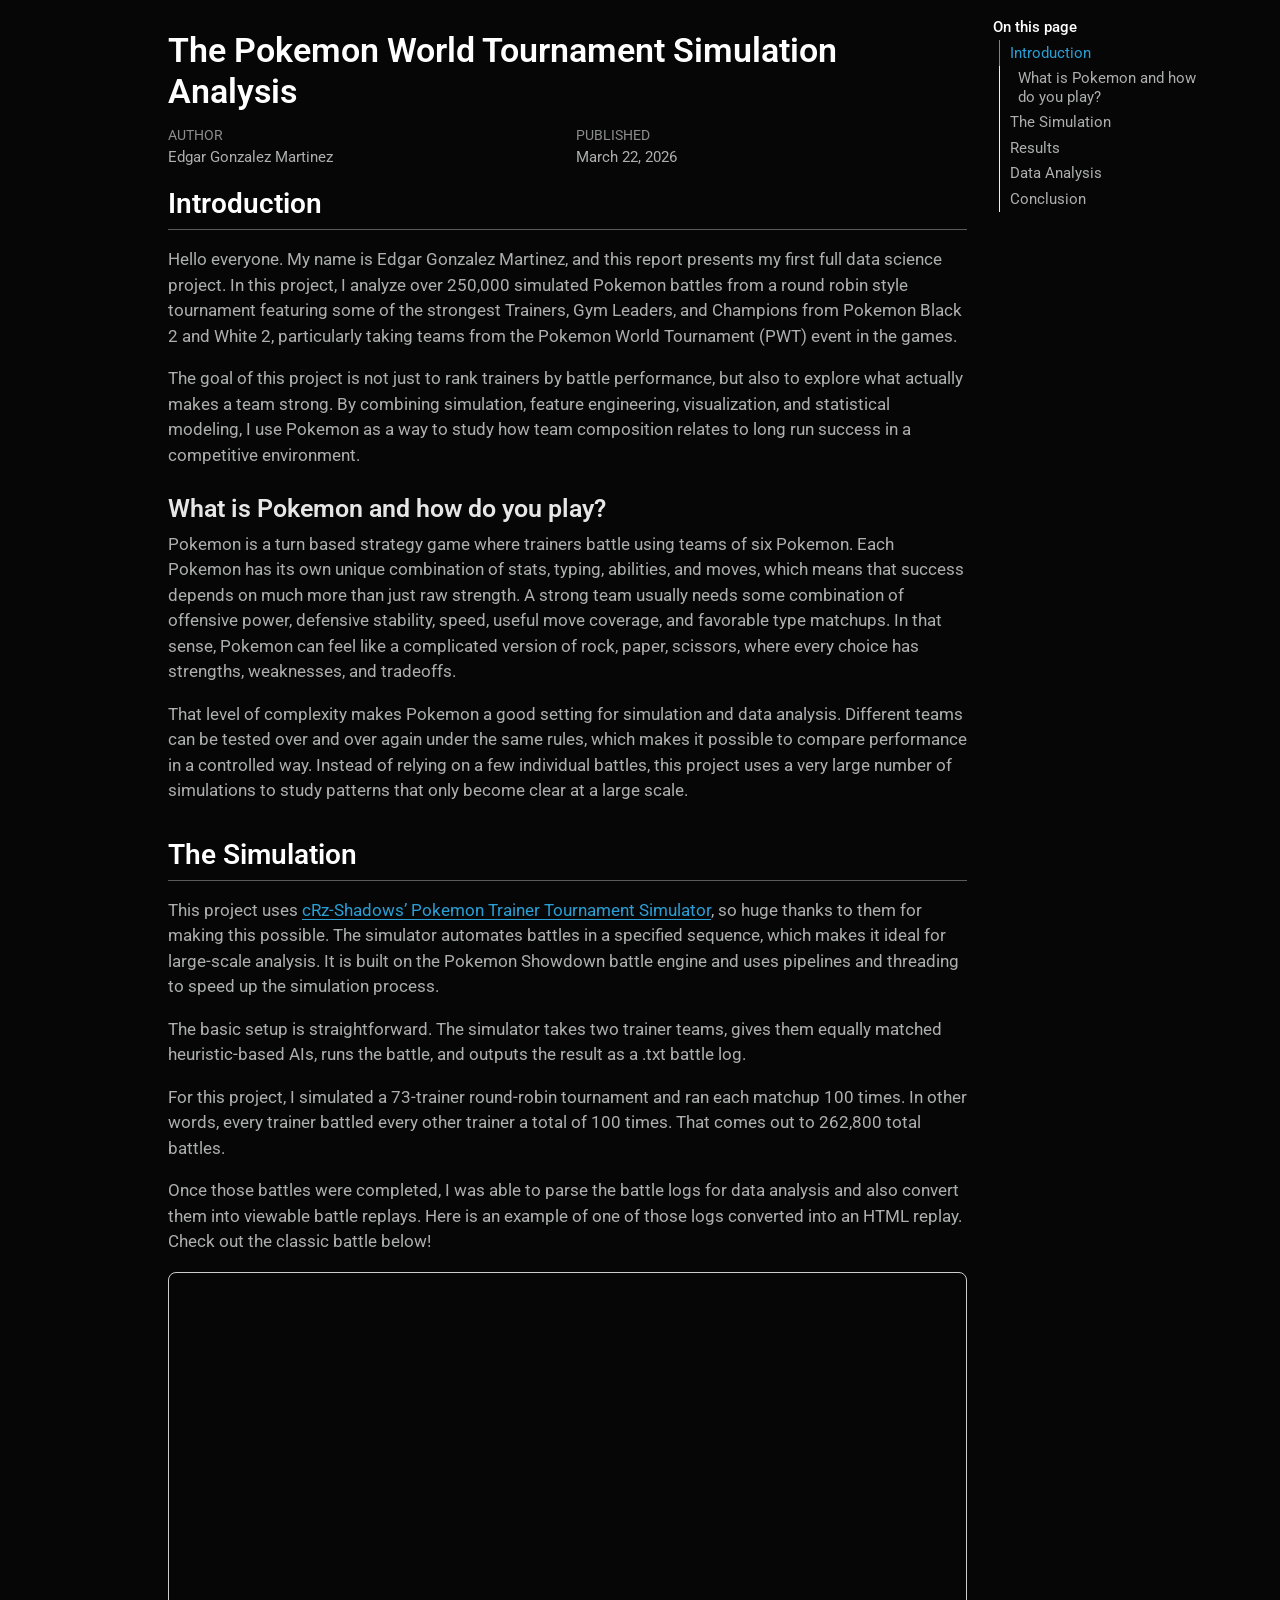
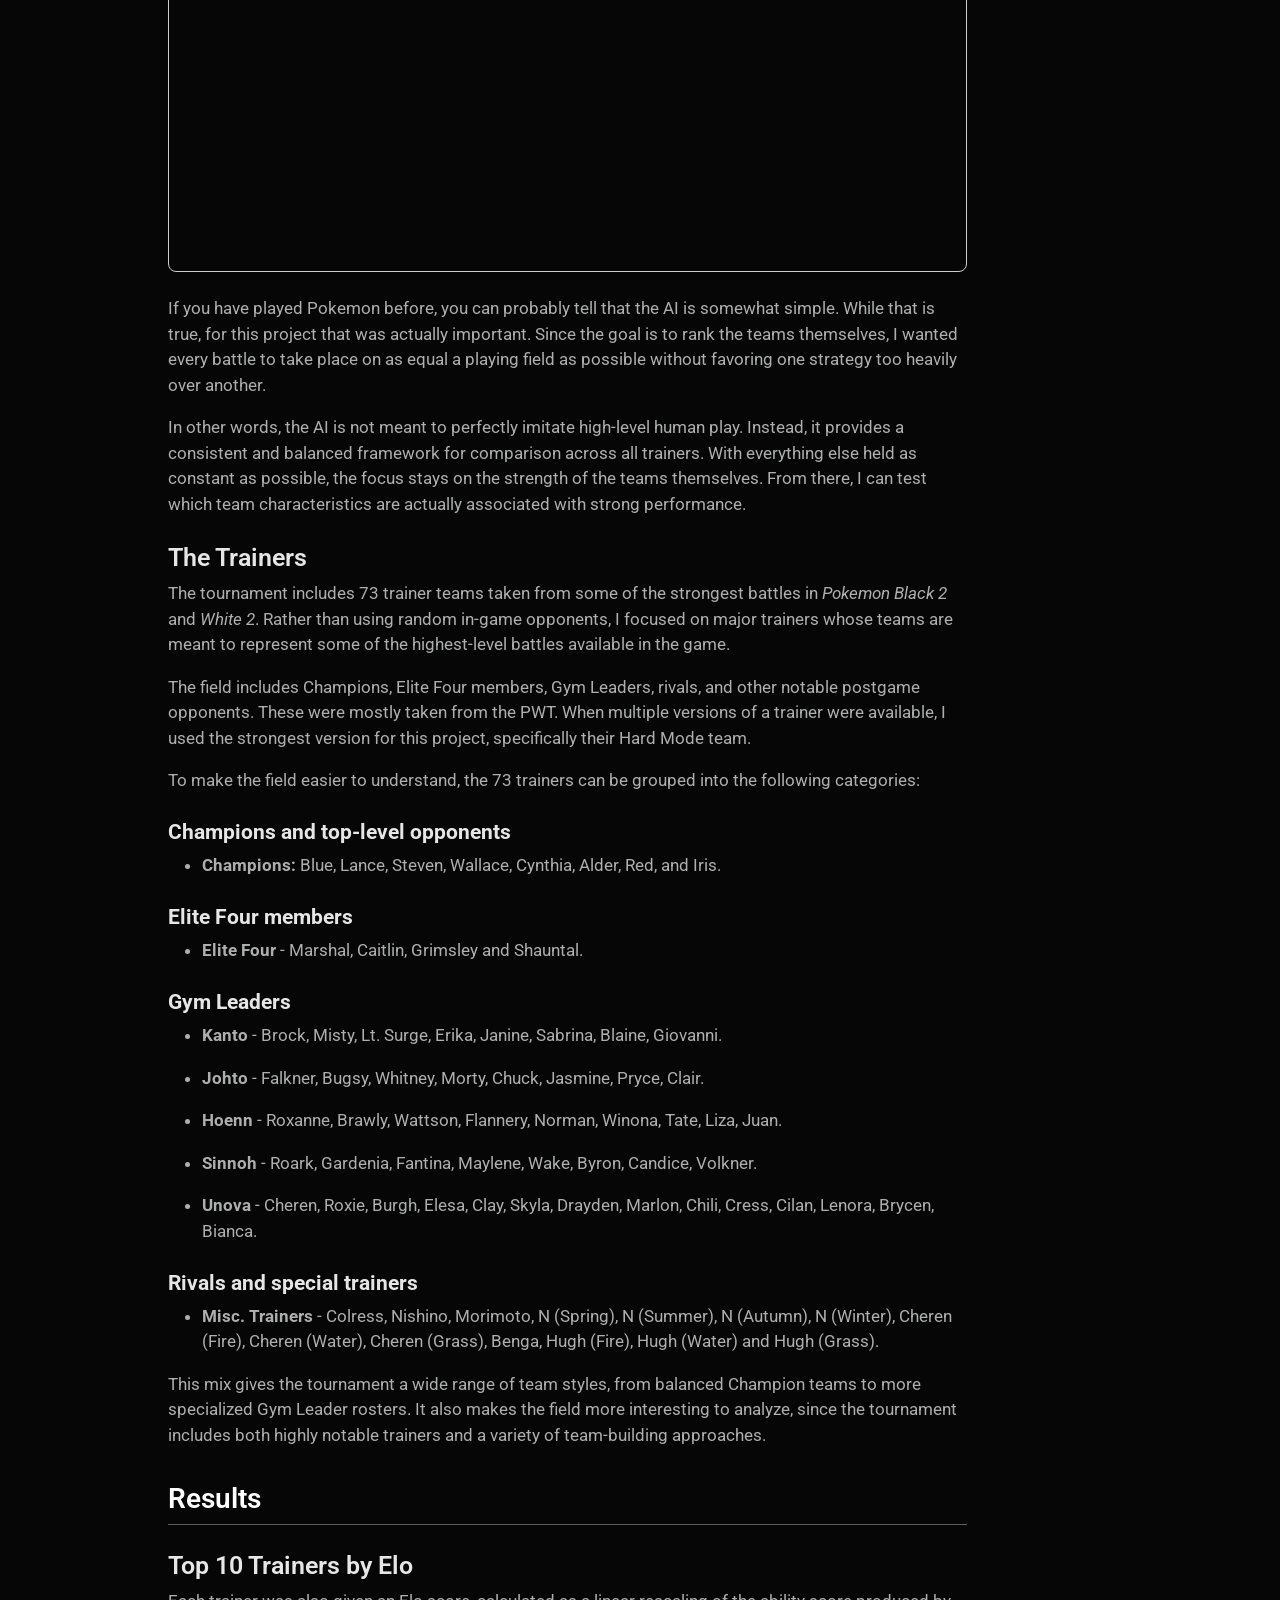
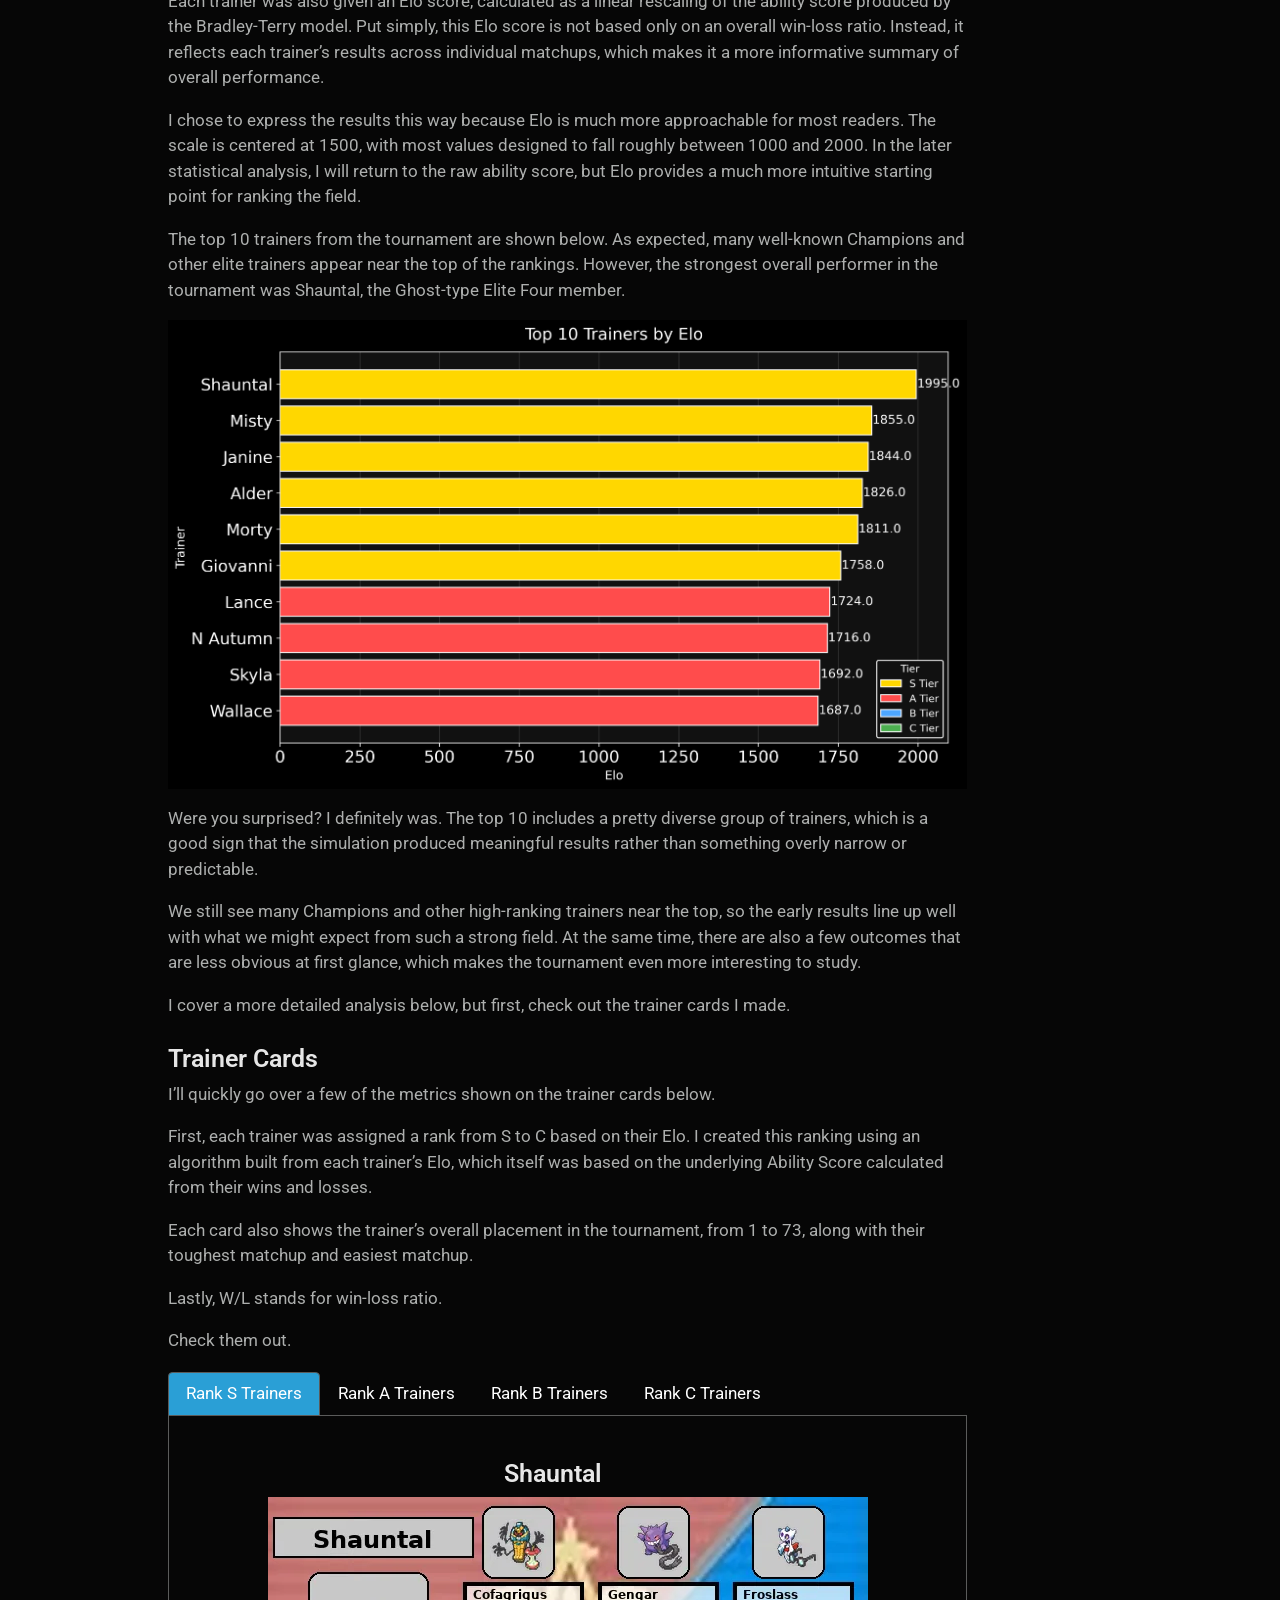
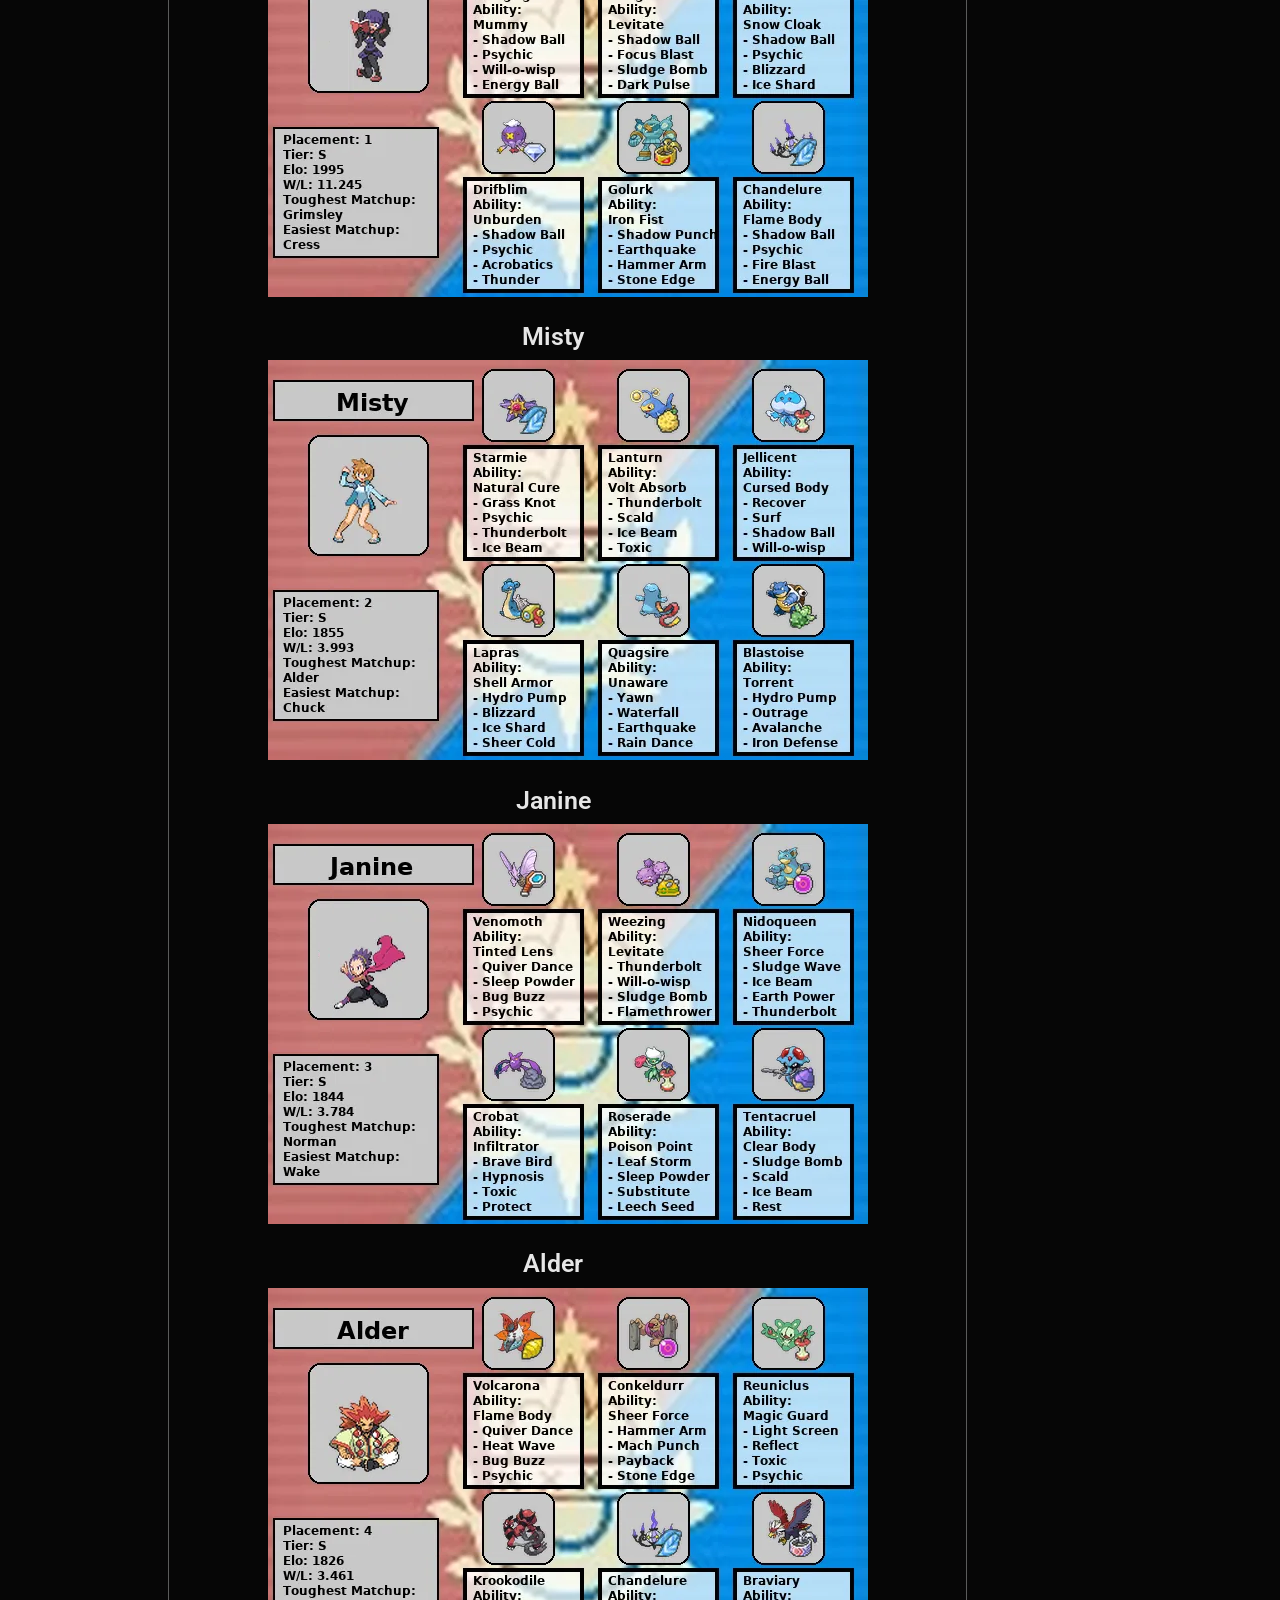
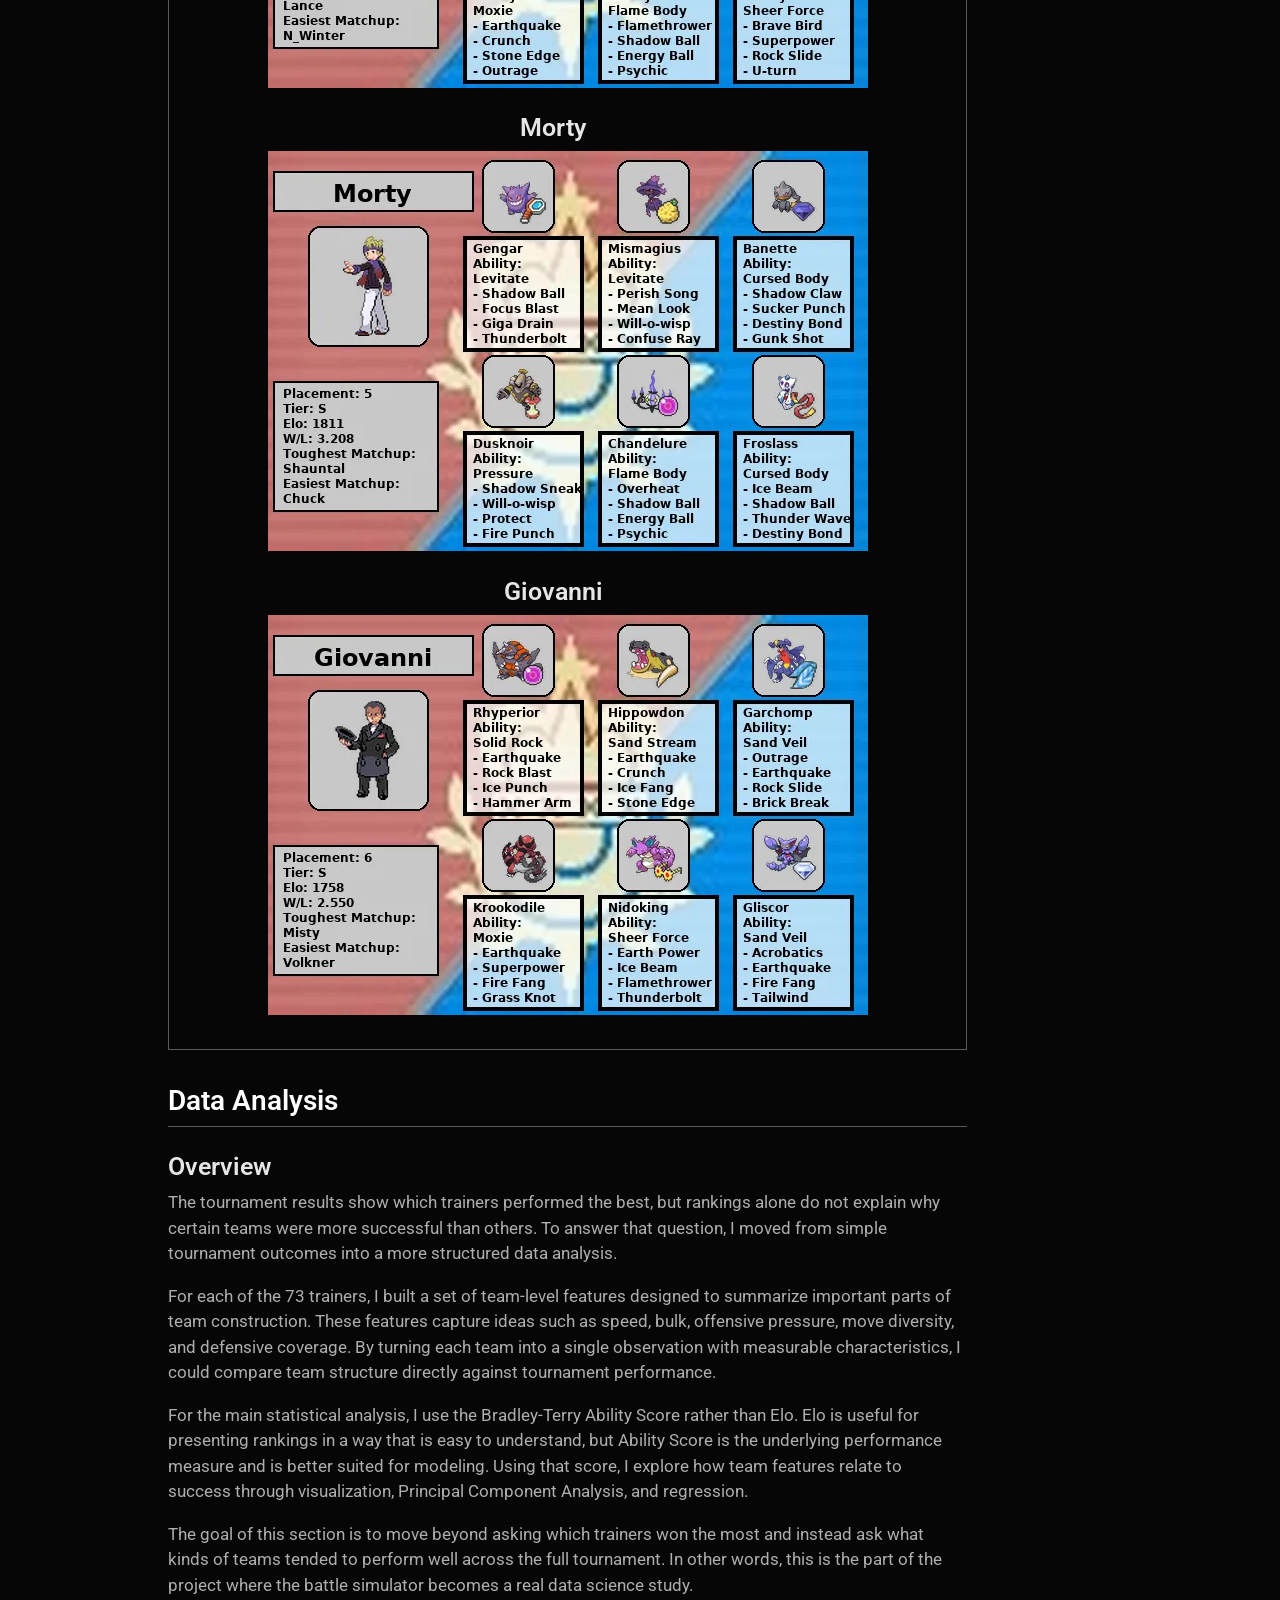
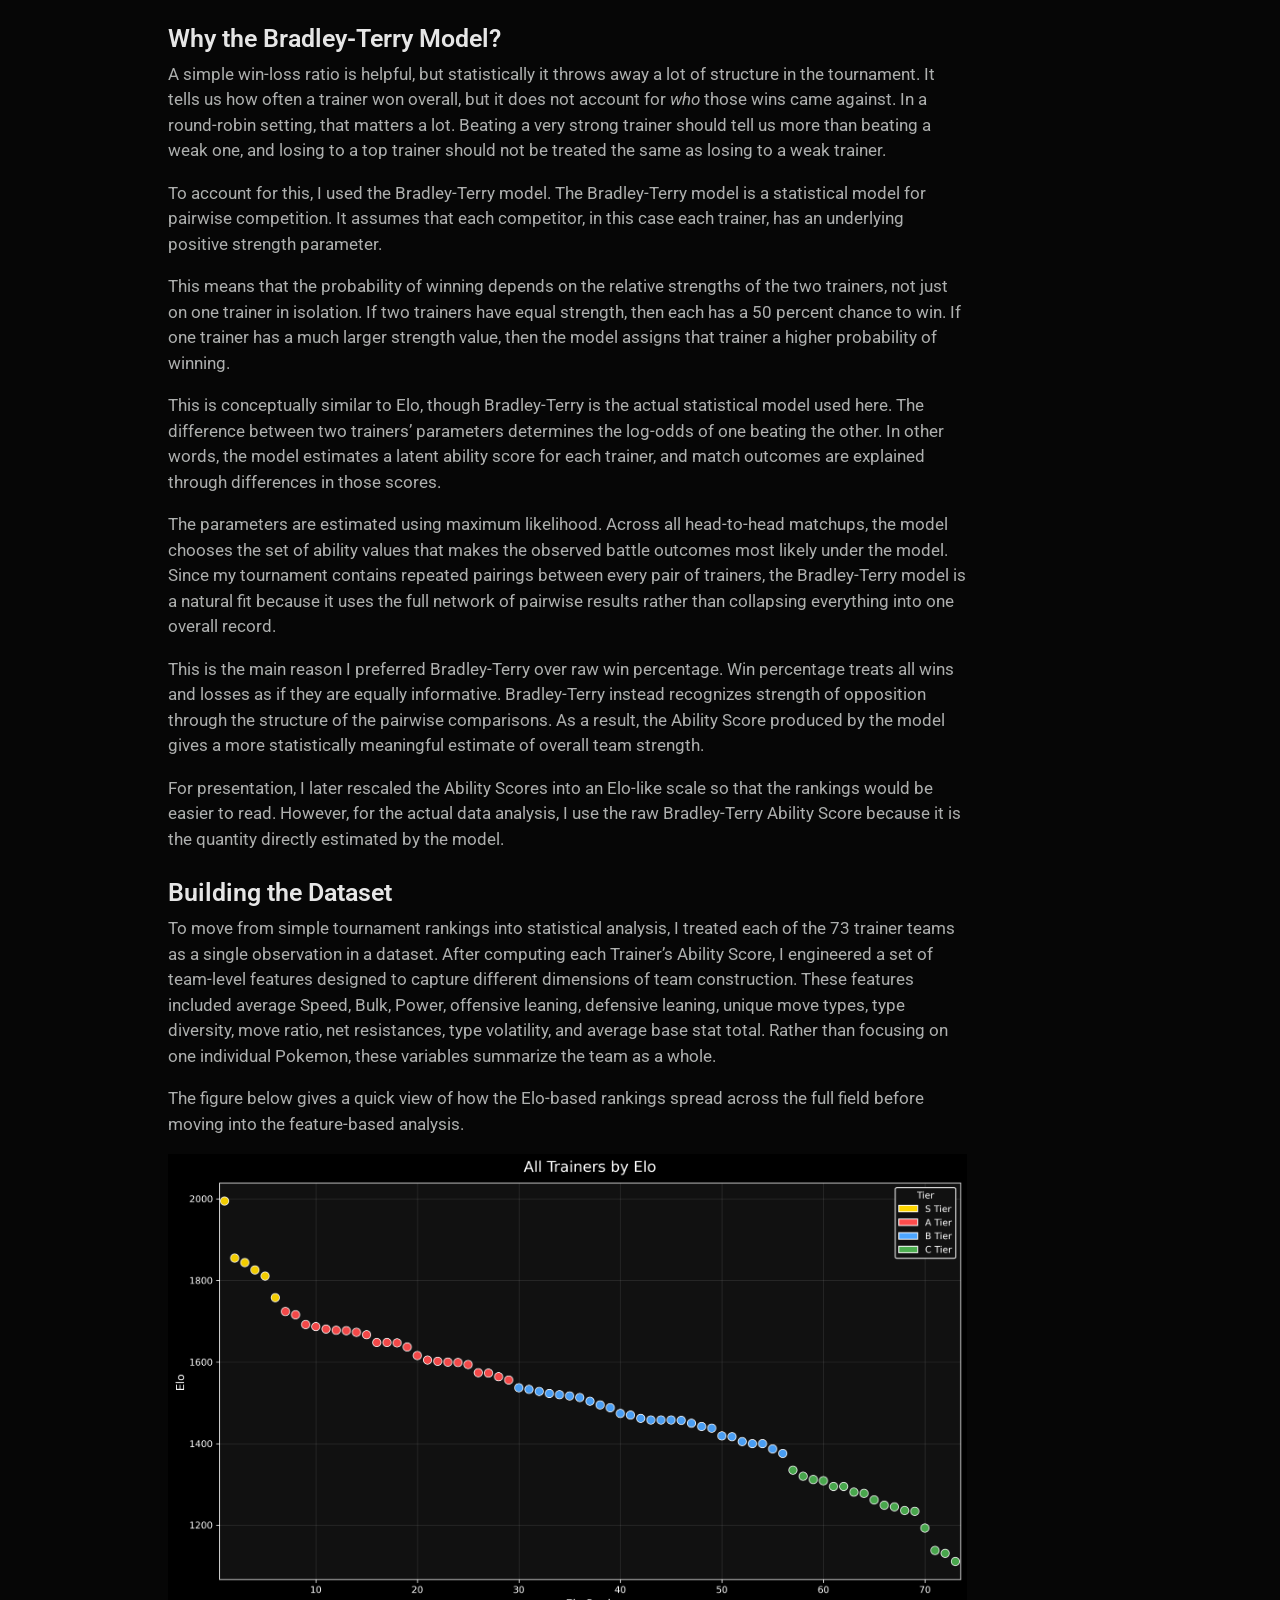
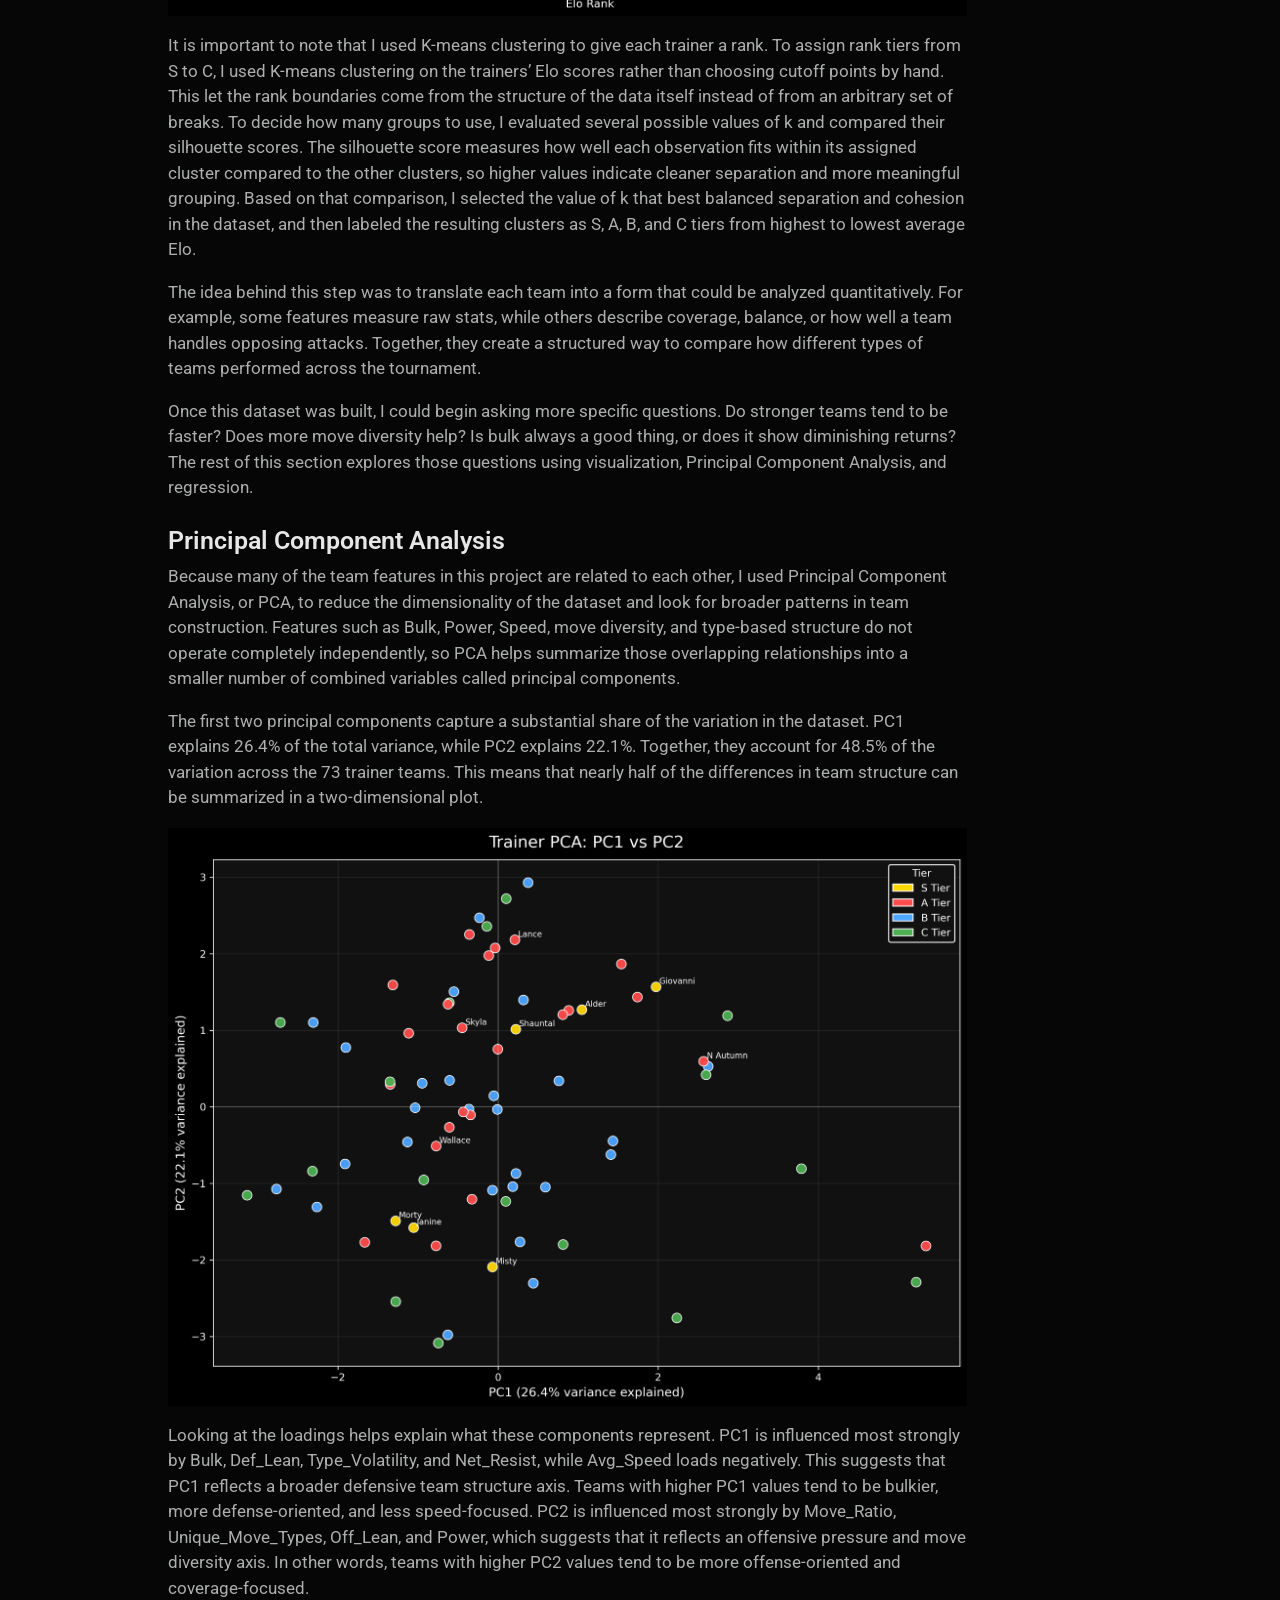
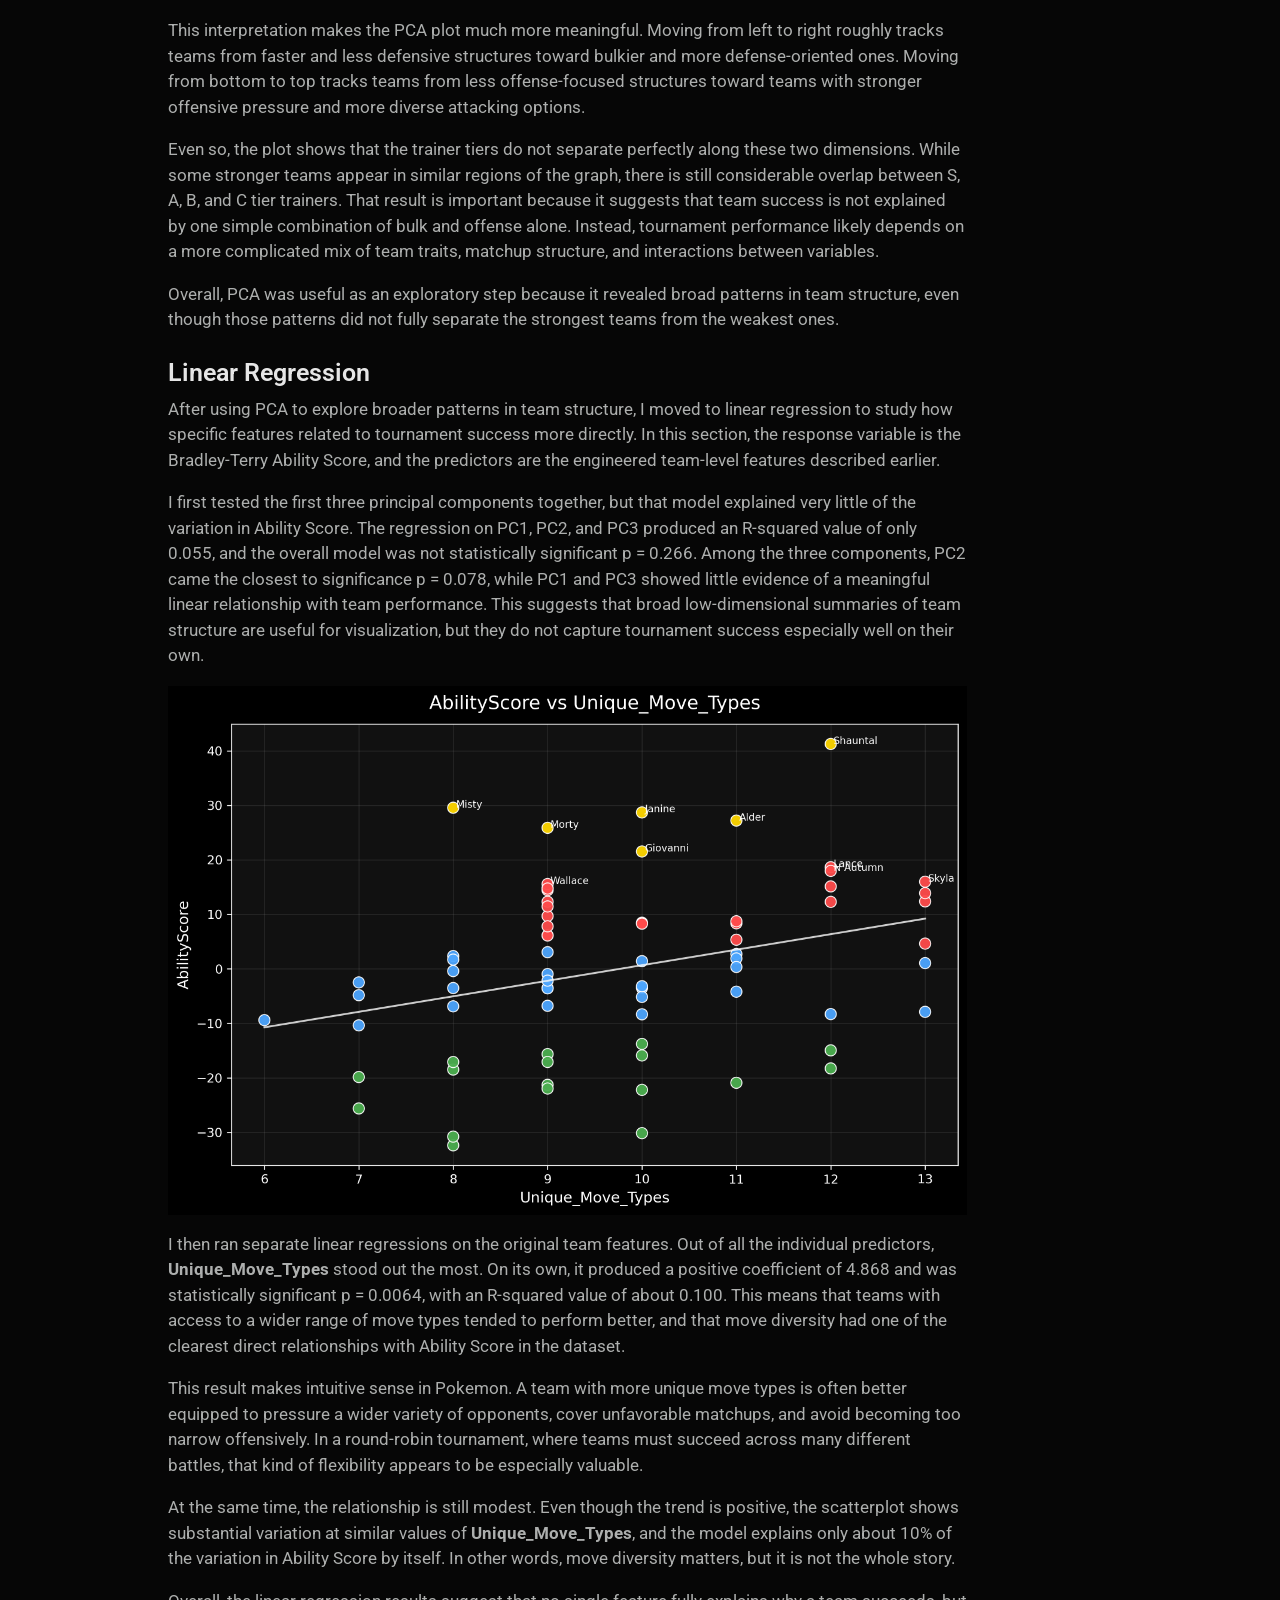
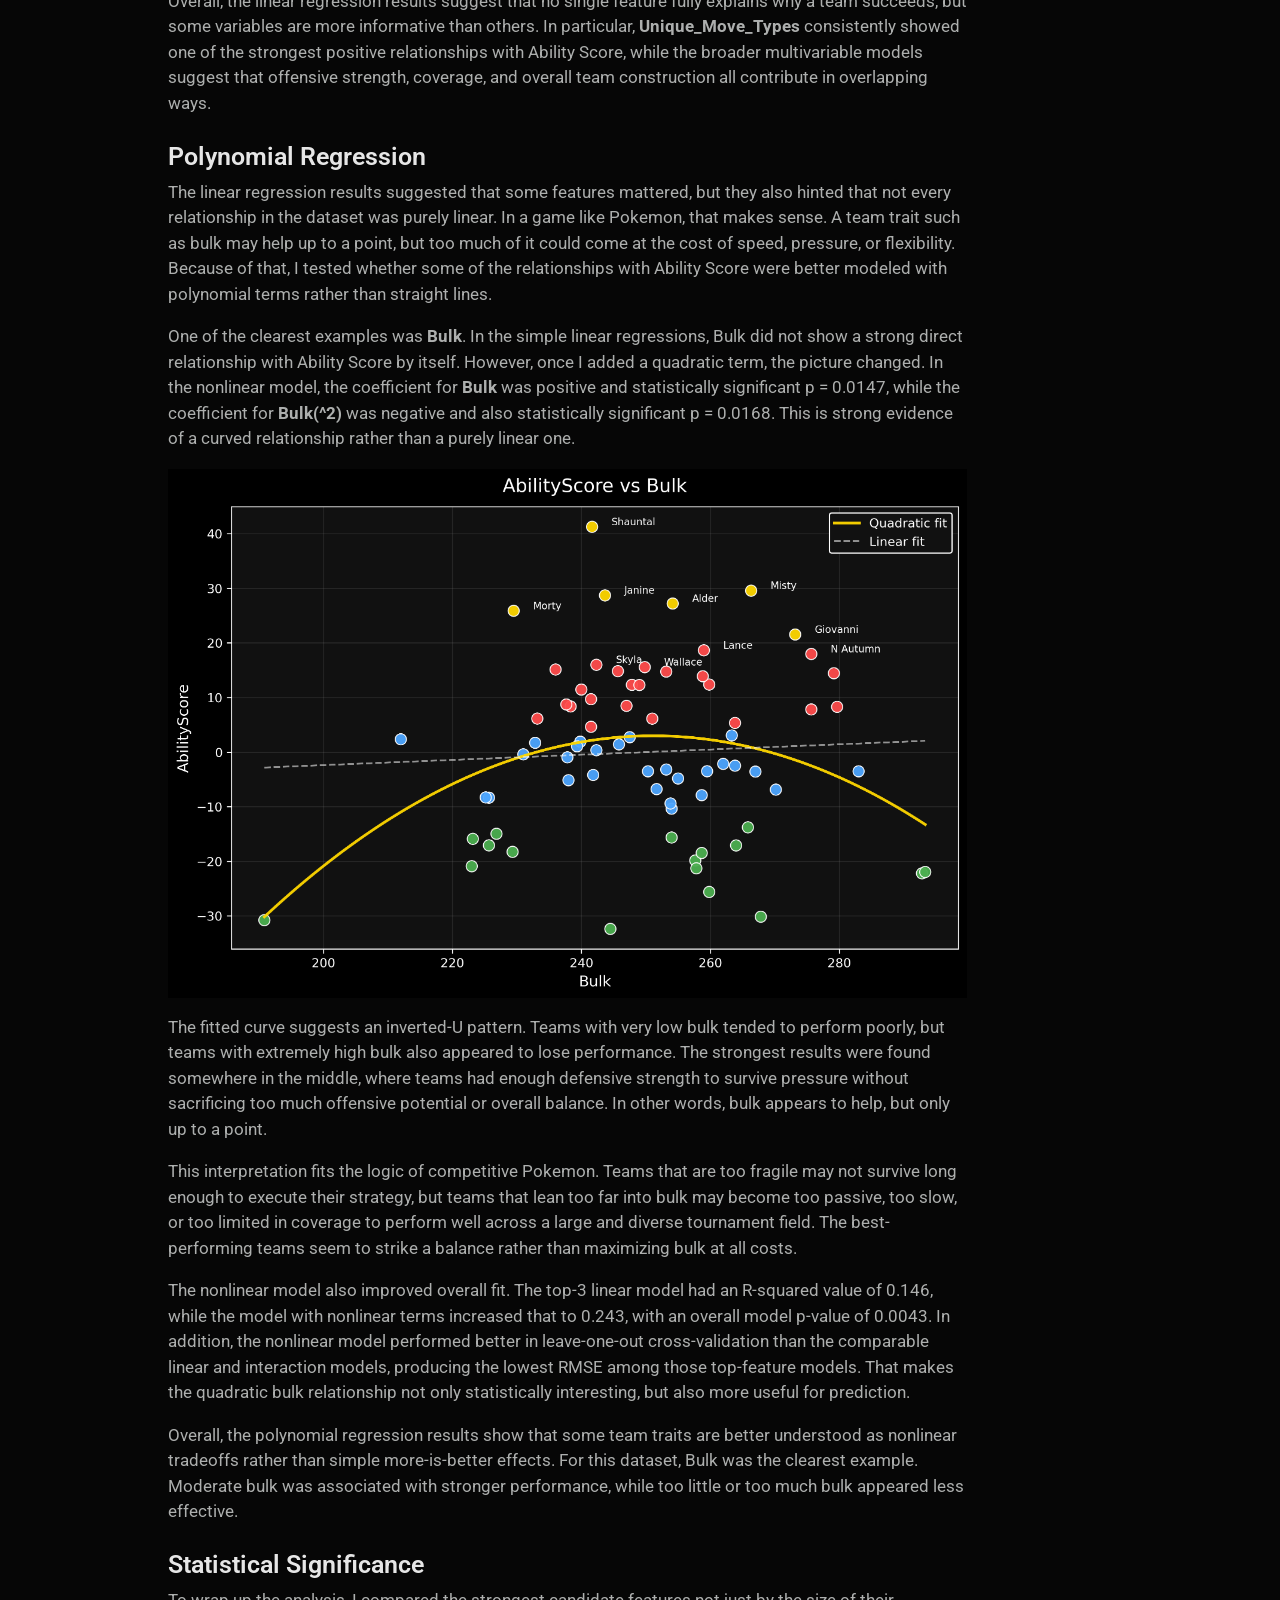
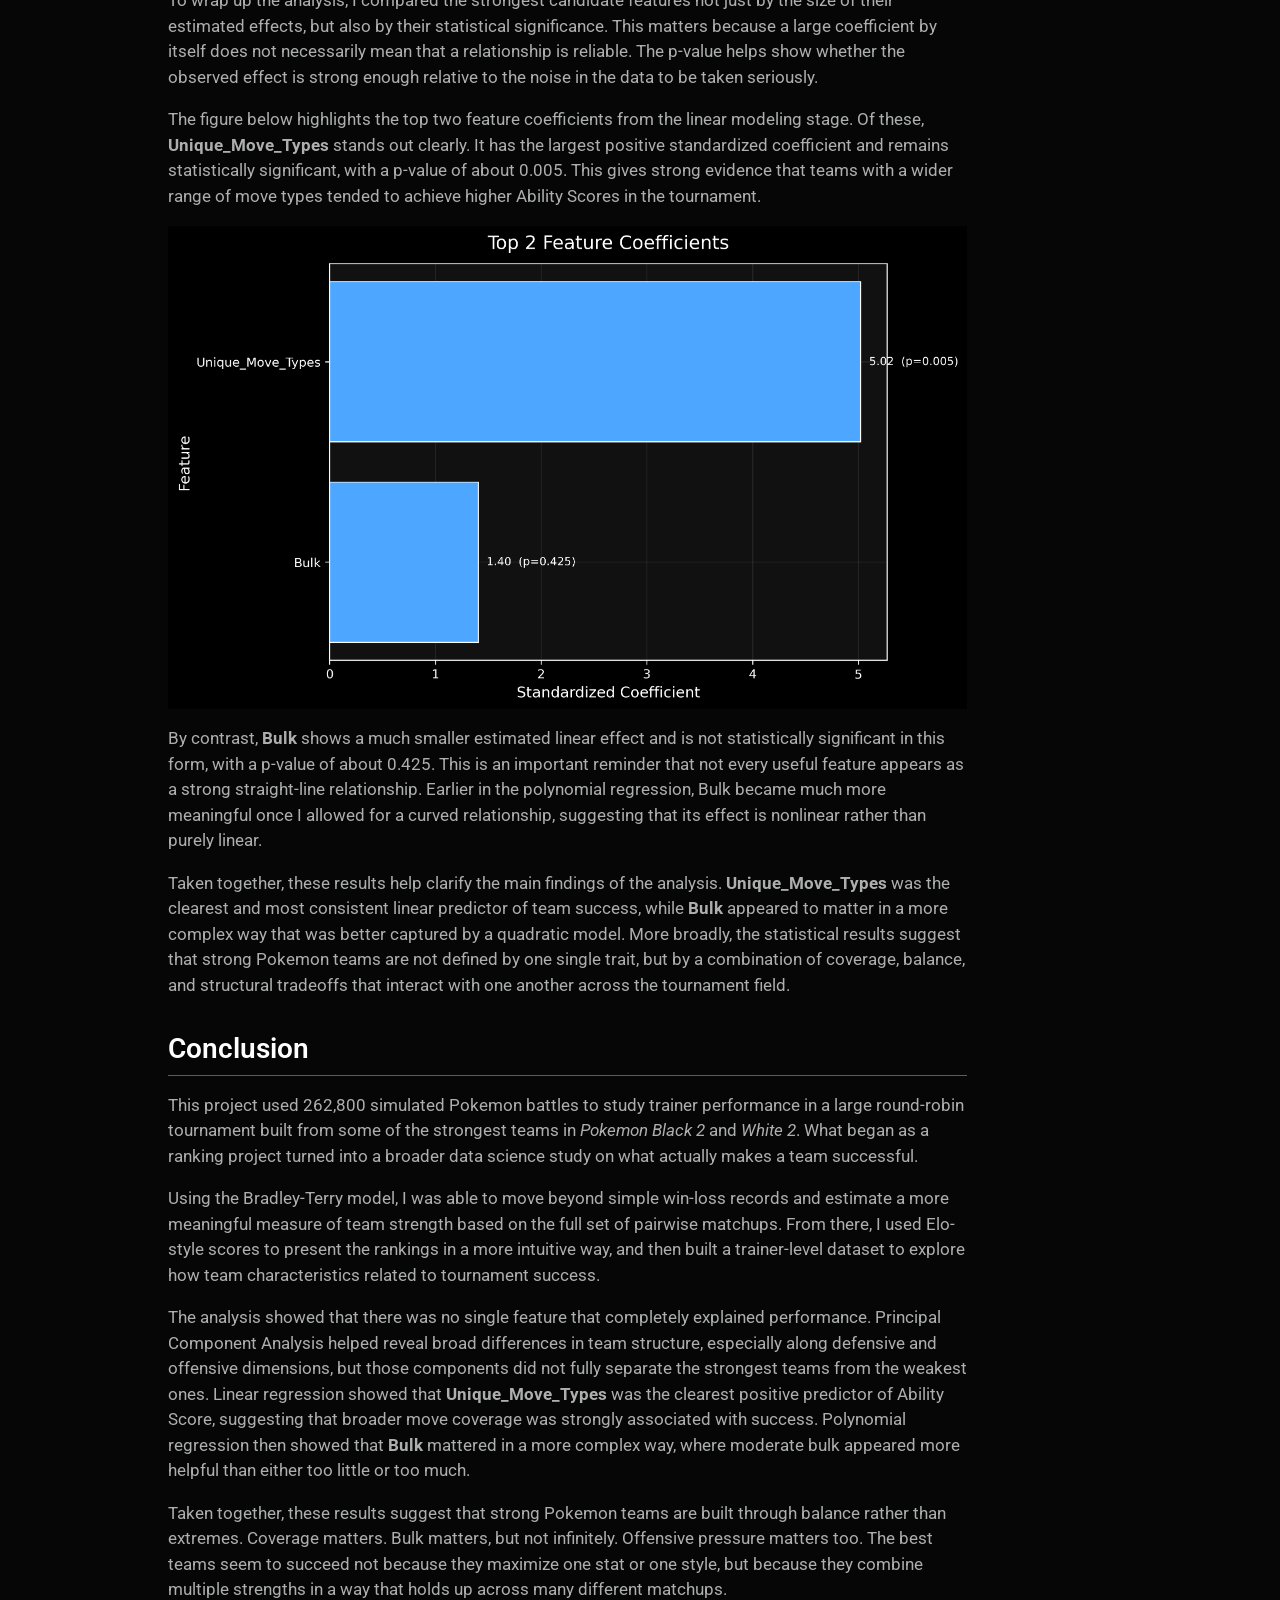
<file: docs/index.html>
<!DOCTYPE html>
<html xmlns="http://www.w3.org/1999/xhtml" lang="en" xml:lang="en"><head>

<meta charset="utf-8">
<meta name="generator" content="quarto-1.4.550">

<meta name="viewport" content="width=device-width, initial-scale=1.0, user-scalable=yes">

<meta name="author" content="Edgar Gonzalez Martinez">
<meta name="dcterms.date" content="2026-03-22">

<title>The Pokemon World Tournament Simulation Analysis</title>
<style>
code{white-space: pre-wrap;}
span.smallcaps{font-variant: small-caps;}
div.columns{display: flex; gap: min(4vw, 1.5em);}
div.column{flex: auto; overflow-x: auto;}
div.hanging-indent{margin-left: 1.5em; text-indent: -1.5em;}
ul.task-list{list-style: none;}
ul.task-list li input[type="checkbox"] {
  width: 0.8em;
  margin: 0 0.8em 0.2em -1em; /* quarto-specific, see https://github.com/quarto-dev/quarto-cli/issues/4556 */ 
  vertical-align: middle;
}
</style>


<script src="site_libs/quarto-nav/quarto-nav.js"></script>
<script src="site_libs/clipboard/clipboard.min.js"></script>
<script src="site_libs/quarto-search/autocomplete.umd.js"></script>
<script src="site_libs/quarto-search/fuse.min.js"></script>
<script src="site_libs/quarto-search/quarto-search.js"></script>
<meta name="quarto:offset" content="./">
<script src="site_libs/quarto-html/quarto.js"></script>
<script src="site_libs/quarto-html/popper.min.js"></script>
<script src="site_libs/quarto-html/tippy.umd.min.js"></script>
<script src="site_libs/quarto-html/anchor.min.js"></script>
<link href="site_libs/quarto-html/tippy.css" rel="stylesheet">
<link href="site_libs/quarto-html/quarto-syntax-highlighting-dark.css" rel="stylesheet" id="quarto-text-highlighting-styles">
<script src="site_libs/bootstrap/bootstrap.min.js"></script>
<link href="site_libs/bootstrap/bootstrap-icons.css" rel="stylesheet">
<link href="site_libs/bootstrap/bootstrap.min.css" rel="stylesheet" id="quarto-bootstrap" data-mode="dark">
<script id="quarto-search-options" type="application/json">{
  "location": "sidebar",
  "copy-button": false,
  "collapse-after": 3,
  "panel-placement": "start",
  "type": "textbox",
  "limit": 50,
  "keyboard-shortcut": [
    "f",
    "/",
    "s"
  ],
  "show-item-context": false,
  "language": {
    "search-no-results-text": "No results",
    "search-matching-documents-text": "matching documents",
    "search-copy-link-title": "Copy link to search",
    "search-hide-matches-text": "Hide additional matches",
    "search-more-match-text": "more match in this document",
    "search-more-matches-text": "more matches in this document",
    "search-clear-button-title": "Clear",
    "search-text-placeholder": "",
    "search-detached-cancel-button-title": "Cancel",
    "search-submit-button-title": "Submit",
    "search-label": "Search"
  }
}</script>


</head>

<body>

<div id="quarto-search-results"></div>
<!-- content -->
<div id="quarto-content" class="quarto-container page-columns page-rows-contents page-layout-article">
<!-- sidebar -->
<!-- margin-sidebar -->
    <div id="quarto-margin-sidebar" class="sidebar margin-sidebar">
        <nav id="TOC" role="doc-toc" class="toc-active">
    <h2 id="toc-title">On this page</h2>
   
  <ul>
  <li><a href="#introduction" id="toc-introduction" class="nav-link active" data-scroll-target="#introduction">Introduction</a>
  <ul class="collapse">
  <li><a href="#what-is-pokemon-and-how-do-you-play" id="toc-what-is-pokemon-and-how-do-you-play" class="nav-link" data-scroll-target="#what-is-pokemon-and-how-do-you-play">What is Pokemon and how do you play?</a></li>
  </ul></li>
  <li><a href="#the-simulation" id="toc-the-simulation" class="nav-link" data-scroll-target="#the-simulation">The Simulation</a>
  <ul class="collapse">
  <li><a href="#the-trainers" id="toc-the-trainers" class="nav-link" data-scroll-target="#the-trainers">The Trainers</a></li>
  </ul></li>
  <li><a href="#results" id="toc-results" class="nav-link" data-scroll-target="#results">Results</a>
  <ul class="collapse">
  <li><a href="#top-10-trainers-by-elo" id="toc-top-10-trainers-by-elo" class="nav-link" data-scroll-target="#top-10-trainers-by-elo">Top 10 Trainers by Elo</a></li>
  <li><a href="#trainer-cards" id="toc-trainer-cards" class="nav-link" data-scroll-target="#trainer-cards">Trainer Cards</a></li>
  </ul></li>
  <li><a href="#data-analysis" id="toc-data-analysis" class="nav-link" data-scroll-target="#data-analysis">Data Analysis</a>
  <ul class="collapse">
  <li><a href="#overview" id="toc-overview" class="nav-link" data-scroll-target="#overview">Overview</a></li>
  <li><a href="#why-the-bradley-terry-model" id="toc-why-the-bradley-terry-model" class="nav-link" data-scroll-target="#why-the-bradley-terry-model">Why the Bradley-Terry Model?</a></li>
  <li><a href="#building-the-dataset" id="toc-building-the-dataset" class="nav-link" data-scroll-target="#building-the-dataset">Building the Dataset</a></li>
  <li><a href="#principal-component-analysis" id="toc-principal-component-analysis" class="nav-link" data-scroll-target="#principal-component-analysis">Principal Component Analysis</a></li>
  <li><a href="#linear-regression" id="toc-linear-regression" class="nav-link" data-scroll-target="#linear-regression">Linear Regression</a></li>
  <li><a href="#polynomial-regression" id="toc-polynomial-regression" class="nav-link" data-scroll-target="#polynomial-regression">Polynomial Regression</a></li>
  <li><a href="#statistical-significance" id="toc-statistical-significance" class="nav-link" data-scroll-target="#statistical-significance">Statistical Significance</a></li>
  </ul></li>
  <li><a href="#conclusion" id="toc-conclusion" class="nav-link" data-scroll-target="#conclusion">Conclusion</a></li>
  </ul>
</nav>
    </div>
<!-- main -->
<main class="content" id="quarto-document-content">

<header id="title-block-header" class="quarto-title-block default">
<div class="quarto-title">
<h1 class="title">The Pokemon World Tournament Simulation Analysis</h1>
</div>



<div class="quarto-title-meta">

    <div>
    <div class="quarto-title-meta-heading">Author</div>
    <div class="quarto-title-meta-contents">
             <p>Edgar Gonzalez Martinez </p>
          </div>
  </div>
    
    <div>
    <div class="quarto-title-meta-heading">Published</div>
    <div class="quarto-title-meta-contents">
      <p class="date">March 22, 2026</p>
    </div>
  </div>
  
    
  </div>
  


</header>


<section id="introduction" class="level2">
<h2 class="anchored" data-anchor-id="introduction">Introduction</h2>
<p>Hello everyone. My name is Edgar Gonzalez Martinez, and this report presents my first full data science project. In this project, I analyze over 250,000 simulated Pokemon battles from a round robin style tournament featuring some of the strongest Trainers, Gym Leaders, and Champions from Pokemon Black 2 and White 2, particularly taking teams from the Pokemon World Tournament (PWT) event in the games.</p>
<p>The goal of this project is not just to rank trainers by battle performance, but also to explore what actually makes a team strong. By combining simulation, feature engineering, visualization, and statistical modeling, I use Pokemon as a way to study how team composition relates to long run success in a competitive environment.</p>
<section id="what-is-pokemon-and-how-do-you-play" class="level3">
<h3 class="anchored" data-anchor-id="what-is-pokemon-and-how-do-you-play">What is Pokemon and how do you play?</h3>
<p>Pokemon is a turn based strategy game where trainers battle using teams of six Pokemon. Each Pokemon has its own unique combination of stats, typing, abilities, and moves, which means that success depends on much more than just raw strength. A strong team usually needs some combination of offensive power, defensive stability, speed, useful move coverage, and favorable type matchups. In that sense, Pokemon can feel like a complicated version of rock, paper, scissors, where every choice has strengths, weaknesses, and tradeoffs.</p>
<p>That level of complexity makes Pokemon a good setting for simulation and data analysis. Different teams can be tested over and over again under the same rules, which makes it possible to compare performance in a controlled way. Instead of relying on a few individual battles, this project uses a very large number of simulations to study patterns that only become clear at a large scale.</p>
</section>
</section>
<section id="the-simulation" class="level2">
<h2 class="anchored" data-anchor-id="the-simulation">The Simulation</h2>
<p>This project uses <a href="https://github.com/cRz-Shadows/Pokemon_Trainer_Tournament_Simulator">cRz-Shadows’ Pokemon Trainer Tournament Simulator</a>, so huge thanks to them for making this possible. The simulator automates battles in a specified sequence, which makes it ideal for large-scale analysis. It is built on the Pokemon Showdown battle engine and uses pipelines and threading to speed up the simulation process.</p>
<p>The basic setup is straightforward. The simulator takes two trainer teams, gives them equally matched heuristic-based AIs, runs the battle, and outputs the result as a .txt battle log.</p>
<p>For this project, I simulated a 73-trainer round-robin tournament and ran each matchup 100 times. In other words, every trainer battled every other trainer a total of 100 times. That comes out to 262,800 total battles.</p>
<p>Once those battles were completed, I was able to parse the battle logs for data analysis and also convert them into viewable battle replays. Here is an example of one of those logs converted into an HTML replay. Check out the classic battle below!</p>
<iframe src="Data/Tour100/battles_html/Blue_vs_Red.html" width="100%" height="600px" style="border: 1px solid #ccc; border-radius: 8px;">
</iframe>
<p>If you have played Pokemon before, you can probably tell that the AI is somewhat simple. While that is true, for this project that was actually important. Since the goal is to rank the teams themselves, I wanted every battle to take place on as equal a playing field as possible without favoring one strategy too heavily over another.</p>
<p>In other words, the AI is not meant to perfectly imitate high-level human play. Instead, it provides a consistent and balanced framework for comparison across all trainers. With everything else held as constant as possible, the focus stays on the strength of the teams themselves. From there, I can test which team characteristics are actually associated with strong performance.</p>
<section id="the-trainers" class="level3">
<h3 class="anchored" data-anchor-id="the-trainers">The Trainers</h3>
<p>The tournament includes 73 trainer teams taken from some of the strongest battles in <em>Pokemon Black 2</em> and <em>White 2</em>. Rather than using random in-game opponents, I focused on major trainers whose teams are meant to represent some of the highest-level battles available in the game.</p>
<p>The field includes Champions, Elite Four members, Gym Leaders, rivals, and other notable postgame opponents. These were mostly taken from the PWT. When multiple versions of a trainer were available, I used the strongest version for this project, specifically their Hard Mode team.</p>
<p>To make the field easier to understand, the 73 trainers can be grouped into the following categories:</p>
<section id="champions-and-top-level-opponents" class="level4">
<h4 class="anchored" data-anchor-id="champions-and-top-level-opponents"><strong>Champions and top-level opponents</strong></h4>
<ul>
<li><strong>Champions:</strong> Blue, Lance, Steven, Wallace, Cynthia, Alder, Red, and Iris.</li>
</ul>
</section>
<section id="elite-four-members" class="level4">
<h4 class="anchored" data-anchor-id="elite-four-members"><strong>Elite Four members</strong></h4>
<ul>
<li><strong>Elite Four</strong> - Marshal, Caitlin, Grimsley and Shauntal.</li>
</ul>
</section>
<section id="gym-leaders" class="level4">
<h4 class="anchored" data-anchor-id="gym-leaders"><strong>Gym Leaders</strong></h4>
<ul>
<li><p><strong>Kanto</strong> - Brock, Misty, Lt. Surge, Erika, Janine, Sabrina, Blaine, Giovanni.</p></li>
<li><p><strong>Johto</strong> - Falkner, Bugsy, Whitney, Morty, Chuck, Jasmine, Pryce, Clair.</p></li>
<li><p><strong>Hoenn</strong> - Roxanne, Brawly, Wattson, Flannery, Norman, Winona, Tate, Liza, Juan.</p></li>
<li><p><strong>Sinnoh</strong> - Roark, Gardenia, Fantina, Maylene, Wake, Byron, Candice, Volkner.</p></li>
<li><p><strong>Unova</strong> - Cheren, Roxie, Burgh, Elesa, Clay, Skyla, Drayden, Marlon, Chili, Cress, Cilan, Lenora, Brycen, Bianca.</p></li>
</ul>
</section>
<section id="rivals-and-special-trainers" class="level4">
<h4 class="anchored" data-anchor-id="rivals-and-special-trainers"><strong>Rivals and special trainers</strong></h4>
<ul>
<li><strong>Misc. Trainers</strong> - Colress, Nishino, Morimoto, N (Spring), N (Summer), N (Autumn), N (Winter), Cheren (Fire), Cheren (Water), Cheren (Grass), Benga, Hugh (Fire), Hugh (Water) and Hugh (Grass).</li>
</ul>
<p>This mix gives the tournament a wide range of team styles, from balanced Champion teams to more specialized Gym Leader rosters. It also makes the field more interesting to analyze, since the tournament includes both highly notable trainers and a variety of team-building approaches.</p>
</section>
</section>
</section>
<section id="results" class="level2">
<h2 class="anchored" data-anchor-id="results">Results</h2>
<section id="top-10-trainers-by-elo" class="level3">
<h3 class="anchored" data-anchor-id="top-10-trainers-by-elo">Top 10 Trainers by Elo</h3>
<p>Each trainer was also given an Elo score, calculated as a linear rescaling of the ability score produced by the Bradley-Terry model. Put simply, this Elo score is not based only on an overall win-loss ratio. Instead, it reflects each trainer’s results across individual matchups, which makes it a more informative summary of overall performance.</p>
<p>I chose to express the results this way because Elo is much more approachable for most readers. The scale is centered at 1500, with most values designed to fall roughly between 1000 and 2000. In the later statistical analysis, I will return to the raw ability score, but Elo provides a much more intuitive starting point for ranking the field.</p>
<p>The top 10 trainers from the tournament are shown below. As expected, many well-known Champions and other elite trainers appear near the top of the rankings. However, the strongest overall performer in the tournament was Shauntal, the Ghost-type Elite Four member.</p>
<p><img src="Data/top10_elo_bar.png" class="img-fluid" style="width:100.0%"></p>
<p>Were you surprised? I definitely was. The top 10 includes a pretty diverse group of trainers, which is a good sign that the simulation produced meaningful results rather than something overly narrow or predictable.</p>
<p>We still see many Champions and other high-ranking trainers near the top, so the early results line up well with what we might expect from such a strong field. At the same time, there are also a few outcomes that are less obvious at first glance, which makes the tournament even more interesting to study.</p>
<p>I cover a more detailed analysis below, but first, check out the trainer cards I made.</p>
</section>
<section id="trainer-cards" class="level3">
<h3 class="anchored" data-anchor-id="trainer-cards">Trainer Cards</h3>
<p>I’ll quickly go over a few of the metrics shown on the trainer cards below.</p>
<p>First, each trainer was assigned a rank from S to C based on their Elo. I created this ranking using an algorithm built from each trainer’s Elo, which itself was based on the underlying Ability Score calculated from their wins and losses.</p>
<p>Each card also shows the trainer’s overall placement in the tournament, from 1 to 73, along with their toughest matchup and easiest matchup.</p>
<p>Lastly, W/L stands for win-loss ratio.</p>
<p>Check them out.</p>
<div class="tabset-margin-container"></div><div class="panel-tabset">
<ul class="nav nav-tabs" role="tablist"><li class="nav-item" role="presentation"><a class="nav-link active" id="tabset-1-1-tab" data-bs-toggle="tab" data-bs-target="#tabset-1-1" role="tab" aria-controls="tabset-1-1" aria-selected="true">Rank S Trainers</a></li><li class="nav-item" role="presentation"><a class="nav-link" id="tabset-1-2-tab" data-bs-toggle="tab" data-bs-target="#tabset-1-2" role="tab" aria-controls="tabset-1-2" aria-selected="false">Rank A Trainers</a></li><li class="nav-item" role="presentation"><a class="nav-link" id="tabset-1-3-tab" data-bs-toggle="tab" data-bs-target="#tabset-1-3" role="tab" aria-controls="tabset-1-3" aria-selected="false">Rank B Trainers</a></li><li class="nav-item" role="presentation"><a class="nav-link" id="tabset-1-4-tab" data-bs-toggle="tab" data-bs-target="#tabset-1-4" role="tab" aria-controls="tabset-1-4" aria-selected="false">Rank C Trainers</a></li></ul>
<div class="tab-content">
<div id="tabset-1-1" class="tab-pane active" role="tabpanel" aria-labelledby="tabset-1-1-tab">
<div style="text-align: center;">
<section id="shauntal" class="level3">
<h3 class="anchored" data-anchor-id="shauntal">Shauntal</h3>
<p><img src="Data/youtube/Output/Shauntal_card.webp" class="img-fluid"></p>
</section>
<section id="misty" class="level3">
<h3 class="anchored" data-anchor-id="misty">Misty</h3>
<p><img src="Data/youtube/Output/Misty_card.webp" class="img-fluid"></p>
</section>
<section id="janine" class="level3">
<h3 class="anchored" data-anchor-id="janine">Janine</h3>
<p><img src="Data/youtube/Output/Janine_card.webp" class="img-fluid"></p>
</section>
<section id="alder" class="level3">
<h3 class="anchored" data-anchor-id="alder">Alder</h3>
<p><img src="Data/youtube/Output/Alder_card.webp" class="img-fluid"></p>
</section>
<section id="morty" class="level3">
<h3 class="anchored" data-anchor-id="morty">Morty</h3>
<p><img src="Data/youtube/Output/Morty_card.webp" class="img-fluid"></p>
</section>
<section id="giovanni" class="level3">
<h3 class="anchored" data-anchor-id="giovanni">Giovanni</h3>
<p><img src="Data/youtube/Output/Giovanni_card.webp" class="img-fluid"></p>
</section>
</div>
</div>
<div id="tabset-1-2" class="tab-pane" role="tabpanel" aria-labelledby="tabset-1-2-tab">
<div style="text-align: center;">
<section id="lance" class="level3">
<h3 class="anchored" data-anchor-id="lance">Lance</h3>
<p><img src="Data/youtube/Output/Lance_card.webp" class="img-fluid"></p>
</section>
<section id="n_autumn" class="level3">
<h3 class="anchored" data-anchor-id="n_autumn">N_Autumn</h3>
<p><img src="Data/youtube/Output/N_Autumn_card.webp" class="img-fluid"></p>
</section>
<section id="skyla" class="level3">
<h3 class="anchored" data-anchor-id="skyla">Skyla</h3>
<p><img src="Data/youtube/Output/Skyla_card.webp" class="img-fluid"></p>
</section>
<section id="wallace" class="level3">
<h3 class="anchored" data-anchor-id="wallace">Wallace</h3>
<p><img src="Data/youtube/Output/Wallace_card.webp" class="img-fluid"></p>
</section>
<section id="elesa" class="level3">
<h3 class="anchored" data-anchor-id="elesa">Elesa</h3>
<p><img src="Data/youtube/Output/Elesa_card.webp" class="img-fluid"></p>
</section>
<section id="clay" class="level3">
<h3 class="anchored" data-anchor-id="clay">Clay</h3>
<p><img src="Data/youtube/Output/Clay_card.webp" class="img-fluid"></p>
</section>
<section id="n_spring" class="level3">
<h3 class="anchored" data-anchor-id="n_spring">N_Spring</h3>
<p><img src="Data/youtube/Output/N_Spring_card.webp" class="img-fluid"></p>
</section>
<section id="jasmine" class="level3">
<h3 class="anchored" data-anchor-id="jasmine">Jasmine</h3>
<p><img src="Data/youtube/Output/Jasmine_card.webp" class="img-fluid"></p>
</section>
<section id="red" class="level3">
<h3 class="anchored" data-anchor-id="red">Red</h3>
<p><img src="Data/youtube/Output/Red_card.webp" class="img-fluid"></p>
</section>
<section id="cynthia" class="level3">
<h3 class="anchored" data-anchor-id="cynthia">Cynthia</h3>
<p><img src="Data/youtube/Output/Cynthia_card.webp" class="img-fluid"></p>
</section>
<section id="sabrina" class="level3">
<h3 class="anchored" data-anchor-id="sabrina">Sabrina</h3>
<p><img src="Data/youtube/Output/Sabrina_card.webp" class="img-fluid"></p>
</section>
<section id="grimsley" class="level3">
<h3 class="anchored" data-anchor-id="grimsley">Grimsley</h3>
<p><img src="Data/youtube/Output/Grimsley_card.webp" class="img-fluid"></p>
</section>
<section id="candice" class="level3">
<h3 class="anchored" data-anchor-id="candice">Candice</h3>
<p><img src="Data/youtube/Output/Candice_card.webp" class="img-fluid"></p>
</section>
<section id="brawly" class="level3">
<h3 class="anchored" data-anchor-id="brawly">Brawly</h3>
<p><img src="Data/youtube/Output/Brawly_card.webp" class="img-fluid"></p>
</section>
<section id="hugh_fire" class="level3">
<h3 class="anchored" data-anchor-id="hugh_fire">Hugh_Fire</h3>
<p><img src="Data/youtube/Output/Hugh_Fire_card.webp" class="img-fluid"></p>
</section>
<section id="norman" class="level3">
<h3 class="anchored" data-anchor-id="norman">Norman</h3>
<p><img src="Data/youtube/Output/Norman_card.webp" class="img-fluid"></p>
</section>
<section id="marshal" class="level3">
<h3 class="anchored" data-anchor-id="marshal">Marshal</h3>
<p><img src="Data/youtube/Output/Marshal_card.webp" class="img-fluid"></p>
</section>
<section id="nishino" class="level3">
<h3 class="anchored" data-anchor-id="nishino">Nishino</h3>
<p><img src="Data/youtube/Output/Nishino_card.webp" class="img-fluid"></p>
</section>
<section id="benga" class="level3">
<h3 class="anchored" data-anchor-id="benga">Benga</h3>
<p><img src="Data/youtube/Output/Benga_card.webp" class="img-fluid"></p>
</section>
<section id="wattson" class="level3">
<h3 class="anchored" data-anchor-id="wattson">Wattson</h3>
<p><img src="Data/youtube/Output/Wattson_card.webp" class="img-fluid"></p>
</section>
<section id="n_winter" class="level3">
<h3 class="anchored" data-anchor-id="n_winter">N_Winter</h3>
<p><img src="Data/youtube/Output/N_Winter_card.webp" class="img-fluid"></p>
</section>
<section id="iris" class="level3">
<h3 class="anchored" data-anchor-id="iris">Iris</h3>
<p><img src="Data/youtube/Output/Iris_card.webp" class="img-fluid"></p>
</section>
<section id="blue" class="level3">
<h3 class="anchored" data-anchor-id="blue">Blue</h3>
<p><img src="Data/youtube/Output/Blue_card.webp" class="img-fluid"></p>
</section>
</div>
</div>
<div id="tabset-1-3" class="tab-pane" role="tabpanel" aria-labelledby="tabset-1-3-tab">
<div style="text-align: center;">
<section id="brock" class="level3">
<h3 class="anchored" data-anchor-id="brock">Brock</h3>
<p><img src="Data/youtube/Output/Brock_card.webp" class="img-fluid"></p>
</section>
<section id="cheren" class="level3">
<h3 class="anchored" data-anchor-id="cheren">Cheren</h3>
<p><img src="Data/youtube/Output/Cheren_card.webp" class="img-fluid"></p>
</section>
<section id="roxie" class="level3">
<h3 class="anchored" data-anchor-id="roxie">Roxie</h3>
<p><img src="Data/youtube/Output/Roxie_card.webp" class="img-fluid"></p>
</section>
<section id="flannery" class="level3">
<h3 class="anchored" data-anchor-id="flannery">Flannery</h3>
<p><img src="Data/youtube/Output/Flannery_card.webp" class="img-fluid"></p>
</section>
<section id="blaine" class="level3">
<h3 class="anchored" data-anchor-id="blaine">Blaine</h3>
<p><img src="Data/youtube/Output/Blaine_card.webp" class="img-fluid"></p>
</section>
<section id="hugh_water" class="level3">
<h3 class="anchored" data-anchor-id="hugh_water">Hugh_Water</h3>
<p><img src="Data/youtube/Output/Hugh_Water_card.webp" class="img-fluid"></p>
</section>
<section id="cress" class="level3">
<h3 class="anchored" data-anchor-id="cress">Cress</h3>
<p><img src="Data/youtube/Output/Cress_card.webp" class="img-fluid"></p>
</section>
<section id="lt.surge" class="level3">
<h3 class="anchored" data-anchor-id="lt.surge">Lt.Surge</h3>
<p><img src="Data/youtube/Output/Lt.Surge_card.webp" class="img-fluid"></p>
</section>
<section id="burgh" class="level3">
<h3 class="anchored" data-anchor-id="burgh">Burgh</h3>
<p><img src="Data/youtube/Output/Burgh_card.webp" class="img-fluid"></p>
</section>
<section id="juan" class="level3">
<h3 class="anchored" data-anchor-id="juan">Juan</h3>
<p><img src="Data/youtube/Output/Juan_card.webp" class="img-fluid"></p>
</section>
<section id="erika" class="level3">
<h3 class="anchored" data-anchor-id="erika">Erika</h3>
<p><img src="Data/youtube/Output/Erika_card.webp" class="img-fluid"></p>
</section>
<section id="gardenia" class="level3">
<h3 class="anchored" data-anchor-id="gardenia">Gardenia</h3>
<p><img src="Data/youtube/Output/Gardenia_card.webp" class="img-fluid"></p>
</section>
<section id="marlon" class="level3">
<h3 class="anchored" data-anchor-id="marlon">Marlon</h3>
<p><img src="Data/youtube/Output/Marlon_card.webp" class="img-fluid"></p>
</section>
<section id="bugsy" class="level3">
<h3 class="anchored" data-anchor-id="bugsy">Bugsy</h3>
<p><img src="Data/youtube/Output/Bugsy_card.webp" class="img-fluid"></p>
</section>
<section id="chuck" class="level3">
<h3 class="anchored" data-anchor-id="chuck">Chuck</h3>
<p><img src="Data/youtube/Output/Chuck_card.webp" class="img-fluid"></p>
</section>
<section id="whitney" class="level3">
<h3 class="anchored" data-anchor-id="whitney">Whitney</h3>
<p><img src="Data/youtube/Output/Whitney_card.webp" class="img-fluid"></p>
</section>
<section id="hugh_grass" class="level3">
<h3 class="anchored" data-anchor-id="hugh_grass">Hugh_Grass</h3>
<p><img src="Data/youtube/Output/Hugh_Grass_card.webp" class="img-fluid"></p>
</section>
<section id="drayden" class="level3">
<h3 class="anchored" data-anchor-id="drayden">Drayden</h3>
<p><img src="Data/youtube/Output/Drayden_card.webp" class="img-fluid"></p>
</section>
<section id="lenora" class="level3">
<h3 class="anchored" data-anchor-id="lenora">Lenora</h3>
<p><img src="Data/youtube/Output/Lenora_card.webp" class="img-fluid"></p>
</section>
<section id="pryce" class="level3">
<h3 class="anchored" data-anchor-id="pryce">Pryce</h3>
<p><img src="Data/youtube/Output/Pryce_card.webp" class="img-fluid"></p>
</section>
<section id="clair" class="level3">
<h3 class="anchored" data-anchor-id="clair">Clair</h3>
<p><img src="Data/youtube/Output/Clair_card.webp" class="img-fluid"></p>
</section>
<section id="bianca" class="level3">
<h3 class="anchored" data-anchor-id="bianca">Bianca</h3>
<p><img src="Data/youtube/Output/Bianca_card.webp" class="img-fluid"></p>
</section>
<section id="cheren_fire" class="level3">
<h3 class="anchored" data-anchor-id="cheren_fire">Cheren_Fire</h3>
<p><img src="Data/youtube/Output/Cheren_Fire_card.webp" class="img-fluid"></p>
</section>
<section id="maylene" class="level3">
<h3 class="anchored" data-anchor-id="maylene">Maylene</h3>
<p><img src="Data/youtube/Output/Maylene_card.webp" class="img-fluid"></p>
</section>
<section id="wake" class="level3">
<h3 class="anchored" data-anchor-id="wake">Wake</h3>
<p><img src="Data/youtube/Output/Wake_card.webp" class="img-fluid"></p>
</section>
<section id="fantina" class="level3">
<h3 class="anchored" data-anchor-id="fantina">Fantina</h3>
<p><img src="Data/youtube/Output/Fantina_card.webp" class="img-fluid"></p>
</section>
</div>
</div>
<div id="tabset-1-4" class="tab-pane" role="tabpanel" aria-labelledby="tabset-1-4-tab">
<div style="text-align: center;">
<section id="steven" class="level3">
<h3 class="anchored" data-anchor-id="steven">Steven</h3>
<p><img src="Data/youtube/Output/Steven_card.webp" class="img-fluid"></p>
</section>
<section id="cheren_water" class="level3">
<h3 class="anchored" data-anchor-id="cheren_water">Cheren_Water</h3>
<p><img src="Data/youtube/Output/Cheren_Water_card.webp" class="img-fluid"></p>
</section>
<section id="winona" class="level3">
<h3 class="anchored" data-anchor-id="winona">Winona</h3>
<p><img src="Data/youtube/Output/Winona_card.webp" class="img-fluid"></p>
</section>
<section id="n_summer" class="level3">
<h3 class="anchored" data-anchor-id="n_summer">N_Summer</h3>
<p><img src="Data/youtube/Output/N_Summer_card.webp" class="img-fluid"></p>
</section>
<section id="volkner" class="level3">
<h3 class="anchored" data-anchor-id="volkner">Volkner</h3>
<p><img src="Data/youtube/Output/Volkner_card.webp" class="img-fluid"></p>
</section>
<section id="caitlin" class="level3">
<h3 class="anchored" data-anchor-id="caitlin">Caitlin</h3>
<p><img src="Data/youtube/Output/Caitlin_card.webp" class="img-fluid"></p>
</section>
<section id="cheren_grass" class="level3">
<h3 class="anchored" data-anchor-id="cheren_grass">Cheren_Grass</h3>
<p><img src="Data/youtube/Output/Cheren_Grass_card.webp" class="img-fluid"></p>
</section>
<section id="liza" class="level3">
<h3 class="anchored" data-anchor-id="liza">Liza</h3>
<p><img src="Data/youtube/Output/Liza_card.webp" class="img-fluid"></p>
</section>
<section id="brycen" class="level3">
<h3 class="anchored" data-anchor-id="brycen">Brycen</h3>
<p><img src="Data/youtube/Output/Brycen_card.webp" class="img-fluid"></p>
</section>
<section id="chili" class="level3">
<h3 class="anchored" data-anchor-id="chili">Chili</h3>
<p><img src="Data/youtube/Output/Chili_card.webp" class="img-fluid"></p>
</section>
<section id="tate" class="level3">
<h3 class="anchored" data-anchor-id="tate">Tate</h3>
<p><img src="Data/youtube/Output/Tate_card.webp" class="img-fluid"></p>
</section>
<section id="byron" class="level3">
<h3 class="anchored" data-anchor-id="byron">Byron</h3>
<p><img src="Data/youtube/Output/Byron_card.webp" class="img-fluid"></p>
</section>
<section id="roxanne" class="level3">
<h3 class="anchored" data-anchor-id="roxanne">Roxanne</h3>
<p><img src="Data/youtube/Output/Roxanne_card.webp" class="img-fluid"></p>
</section>
<section id="colress" class="level3">
<h3 class="anchored" data-anchor-id="colress">Colress</h3>
<p><img src="Data/youtube/Output/Colress_card.webp" class="img-fluid"></p>
</section>
<section id="roark" class="level3">
<h3 class="anchored" data-anchor-id="roark">Roark</h3>
<p><img src="Data/youtube/Output/Roark_card.webp" class="img-fluid"></p>
</section>
<section id="morimoto" class="level3">
<h3 class="anchored" data-anchor-id="morimoto">Morimoto</h3>
<p><img src="Data/youtube/Output/Morimoto_card.webp" class="img-fluid"></p>
</section>
<section id="cilan" class="level3">
<h3 class="anchored" data-anchor-id="cilan">Cilan</h3>
<p><img src="Data/youtube/Output/Cilan_card.webp" class="img-fluid"></p>
</section>
</div>
</div>
</div>
</div>
</section>
</section>
<section id="data-analysis" class="level2">
<h2 class="anchored" data-anchor-id="data-analysis">Data Analysis</h2>
<section id="overview" class="level3">
<h3 class="anchored" data-anchor-id="overview">Overview</h3>
<p>The tournament results show which trainers performed the best, but rankings alone do not explain why certain teams were more successful than others. To answer that question, I moved from simple tournament outcomes into a more structured data analysis.</p>
<p>For each of the 73 trainers, I built a set of team-level features designed to summarize important parts of team construction. These features capture ideas such as speed, bulk, offensive pressure, move diversity, and defensive coverage. By turning each team into a single observation with measurable characteristics, I could compare team structure directly against tournament performance.</p>
<p>For the main statistical analysis, I use the Bradley-Terry Ability Score rather than Elo. Elo is useful for presenting rankings in a way that is easy to understand, but Ability Score is the underlying performance measure and is better suited for modeling. Using that score, I explore how team features relate to success through visualization, Principal Component Analysis, and regression.</p>
<p>The goal of this section is to move beyond asking which trainers won the most and instead ask what kinds of teams tended to perform well across the full tournament. In other words, this is the part of the project where the battle simulator becomes a real data science study.</p>
</section>
<section id="why-the-bradley-terry-model" class="level3">
<h3 class="anchored" data-anchor-id="why-the-bradley-terry-model">Why the Bradley-Terry Model?</h3>
<p>A simple win-loss ratio is helpful, but statistically it throws away a lot of structure in the tournament. It tells us how often a trainer won overall, but it does not account for <em>who</em> those wins came against. In a round-robin setting, that matters a lot. Beating a very strong trainer should tell us more than beating a weak one, and losing to a top trainer should not be treated the same as losing to a weak trainer.</p>
<p>To account for this, I used the Bradley-Terry model. The Bradley-Terry model is a statistical model for pairwise competition. It assumes that each competitor, in this case each trainer, has an underlying positive strength parameter.</p>
<p>This means that the probability of winning depends on the relative strengths of the two trainers, not just on one trainer in isolation. If two trainers have equal strength, then each has a 50 percent chance to win. If one trainer has a much larger strength value, then the model assigns that trainer a higher probability of winning.</p>
<p>This is conceptually similar to Elo, though Bradley-Terry is the actual statistical model used here. The difference between two trainers’ parameters determines the log-odds of one beating the other. In other words, the model estimates a latent ability score for each trainer, and match outcomes are explained through differences in those scores.</p>
<p>The parameters are estimated using maximum likelihood. Across all head-to-head matchups, the model chooses the set of ability values that makes the observed battle outcomes most likely under the model. Since my tournament contains repeated pairings between every pair of trainers, the Bradley-Terry model is a natural fit because it uses the full network of pairwise results rather than collapsing everything into one overall record.</p>
<p>This is the main reason I preferred Bradley-Terry over raw win percentage. Win percentage treats all wins and losses as if they are equally informative. Bradley-Terry instead recognizes strength of opposition through the structure of the pairwise comparisons. As a result, the Ability Score produced by the model gives a more statistically meaningful estimate of overall team strength.</p>
<p>For presentation, I later rescaled the Ability Scores into an Elo-like scale so that the rankings would be easier to read. However, for the actual data analysis, I use the raw Bradley-Terry Ability Score because it is the quantity directly estimated by the model.</p>
</section>
<section id="building-the-dataset" class="level3">
<h3 class="anchored" data-anchor-id="building-the-dataset">Building the Dataset</h3>
<p>To move from simple tournament rankings into statistical analysis, I treated each of the 73 trainer teams as a single observation in a dataset. After computing each Trainer’s Ability Score, I engineered a set of team-level features designed to capture different dimensions of team construction. These features included average Speed, Bulk, Power, offensive leaning, defensive leaning, unique move types, type diversity, move ratio, net resistances, type volatility, and average base stat total. Rather than focusing on one individual Pokemon, these variables summarize the team as a whole.</p>
<p>The figure below gives a quick view of how the Elo-based rankings spread across the full field before moving into the feature-based analysis.</p>
<p><img src="Data/all_trainers_elo_scatter.png" class="img-fluid" style="width:100.0%"></p>
<p>It is important to note that I used K-means clustering to give each trainer a rank. To assign rank tiers from S to C, I used K-means clustering on the trainers’ Elo scores rather than choosing cutoff points by hand. This let the rank boundaries come from the structure of the data itself instead of from an arbitrary set of breaks. To decide how many groups to use, I evaluated several possible values of k and compared their silhouette scores. The silhouette score measures how well each observation fits within its assigned cluster compared to the other clusters, so higher values indicate cleaner separation and more meaningful grouping. Based on that comparison, I selected the value of k that best balanced separation and cohesion in the dataset, and then labeled the resulting clusters as S, A, B, and C tiers from highest to lowest average Elo.</p>
<p>The idea behind this step was to translate each team into a form that could be analyzed quantitatively. For example, some features measure raw stats, while others describe coverage, balance, or how well a team handles opposing attacks. Together, they create a structured way to compare how different types of teams performed across the tournament.</p>
<p>Once this dataset was built, I could begin asking more specific questions. Do stronger teams tend to be faster? Does more move diversity help? Is bulk always a good thing, or does it show diminishing returns? The rest of this section explores those questions using visualization, Principal Component Analysis, and regression.</p>
</section>
<section id="principal-component-analysis" class="level3">
<h3 class="anchored" data-anchor-id="principal-component-analysis">Principal Component Analysis</h3>
<p>Because many of the team features in this project are related to each other, I used Principal Component Analysis, or PCA, to reduce the dimensionality of the dataset and look for broader patterns in team construction. Features such as Bulk, Power, Speed, move diversity, and type-based structure do not operate completely independently, so PCA helps summarize those overlapping relationships into a smaller number of combined variables called principal components.</p>
<p>The first two principal components capture a substantial share of the variation in the dataset. PC1 explains 26.4% of the total variance, while PC2 explains 22.1%. Together, they account for 48.5% of the variation across the 73 trainer teams. This means that nearly half of the differences in team structure can be summarized in a two-dimensional plot.</p>
<p><img src="Data/analysis/pca_pc1_pc2.png" class="img-fluid" style="width:100.0%"></p>
<p>Looking at the loadings helps explain what these components represent. PC1 is influenced most strongly by Bulk, Def_Lean, Type_Volatility, and Net_Resist, while Avg_Speed loads negatively. This suggests that PC1 reflects a broader defensive team structure axis. Teams with higher PC1 values tend to be bulkier, more defense-oriented, and less speed-focused. PC2 is influenced most strongly by Move_Ratio, Unique_Move_Types, Off_Lean, and Power, which suggests that it reflects an offensive pressure and move diversity axis. In other words, teams with higher PC2 values tend to be more offense-oriented and coverage-focused.</p>
<p>This interpretation makes the PCA plot much more meaningful. Moving from left to right roughly tracks teams from faster and less defensive structures toward bulkier and more defense-oriented ones. Moving from bottom to top tracks teams from less offense-focused structures toward teams with stronger offensive pressure and more diverse attacking options.</p>
<p>Even so, the plot shows that the trainer tiers do not separate perfectly along these two dimensions. While some stronger teams appear in similar regions of the graph, there is still considerable overlap between S, A, B, and C tier trainers. That result is important because it suggests that team success is not explained by one simple combination of bulk and offense alone. Instead, tournament performance likely depends on a more complicated mix of team traits, matchup structure, and interactions between variables.</p>
<p>Overall, PCA was useful as an exploratory step because it revealed broad patterns in team structure, even though those patterns did not fully separate the strongest teams from the weakest ones.</p>
</section>
<section id="linear-regression" class="level3">
<h3 class="anchored" data-anchor-id="linear-regression">Linear Regression</h3>
<p>After using PCA to explore broader patterns in team structure, I moved to linear regression to study how specific features related to tournament success more directly. In this section, the response variable is the Bradley-Terry Ability Score, and the predictors are the engineered team-level features described earlier.</p>
<p>I first tested the first three principal components together, but that model explained very little of the variation in Ability Score. The regression on PC1, PC2, and PC3 produced an R-squared value of only 0.055, and the overall model was not statistically significant p = 0.266. Among the three components, PC2 came the closest to significance p = 0.078, while PC1 and PC3 showed little evidence of a meaningful linear relationship with team performance. This suggests that broad low-dimensional summaries of team structure are useful for visualization, but they do not capture tournament success especially well on their own.</p>
<p><img src="Data/analysis/ability_vs_unique_move_types.png" class="img-fluid" style="width:100.0%"></p>
<p>I then ran separate linear regressions on the original team features. Out of all the individual predictors, <strong>Unique_Move_Types</strong> stood out the most. On its own, it produced a positive coefficient of 4.868 and was statistically significant p = 0.0064, with an R-squared value of about 0.100. This means that teams with access to a wider range of move types tended to perform better, and that move diversity had one of the clearest direct relationships with Ability Score in the dataset.</p>
<p>This result makes intuitive sense in Pokemon. A team with more unique move types is often better equipped to pressure a wider variety of opponents, cover unfavorable matchups, and avoid becoming too narrow offensively. In a round-robin tournament, where teams must succeed across many different battles, that kind of flexibility appears to be especially valuable.</p>
<p>At the same time, the relationship is still modest. Even though the trend is positive, the scatterplot shows substantial variation at similar values of <strong>Unique_Move_Types</strong>, and the model explains only about 10% of the variation in Ability Score by itself. In other words, move diversity matters, but it is not the whole story.</p>
<p>Overall, the linear regression results suggest that no single feature fully explains why a team succeeds, but some variables are more informative than others. In particular, <strong>Unique_Move_Types</strong> consistently showed one of the strongest positive relationships with Ability Score, while the broader multivariable models suggest that offensive strength, coverage, and overall team construction all contribute in overlapping ways.</p>
</section>
<section id="polynomial-regression" class="level3">
<h3 class="anchored" data-anchor-id="polynomial-regression">Polynomial Regression</h3>
<p>The linear regression results suggested that some features mattered, but they also hinted that not every relationship in the dataset was purely linear. In a game like Pokemon, that makes sense. A team trait such as bulk may help up to a point, but too much of it could come at the cost of speed, pressure, or flexibility. Because of that, I tested whether some of the relationships with Ability Score were better modeled with polynomial terms rather than straight lines.</p>
<p>One of the clearest examples was <strong>Bulk</strong>. In the simple linear regressions, Bulk did not show a strong direct relationship with Ability Score by itself. However, once I added a quadratic term, the picture changed. In the nonlinear model, the coefficient for <strong>Bulk</strong> was positive and statistically significant p = 0.0147, while the coefficient for <strong>Bulk(^2)</strong> was negative and also statistically significant p = 0.0168. This is strong evidence of a curved relationship rather than a purely linear one.</p>
<p><img src="Data/analysis/story_bulk_quadratic.png" class="img-fluid" style="width:100.0%"></p>
<p>The fitted curve suggests an inverted-U pattern. Teams with very low bulk tended to perform poorly, but teams with extremely high bulk also appeared to lose performance. The strongest results were found somewhere in the middle, where teams had enough defensive strength to survive pressure without sacrificing too much offensive potential or overall balance. In other words, bulk appears to help, but only up to a point.</p>
<p>This interpretation fits the logic of competitive Pokemon. Teams that are too fragile may not survive long enough to execute their strategy, but teams that lean too far into bulk may become too passive, too slow, or too limited in coverage to perform well across a large and diverse tournament field. The best-performing teams seem to strike a balance rather than maximizing bulk at all costs.</p>
<p>The nonlinear model also improved overall fit. The top-3 linear model had an R-squared value of 0.146, while the model with nonlinear terms increased that to 0.243, with an overall model p-value of 0.0043. In addition, the nonlinear model performed better in leave-one-out cross-validation than the comparable linear and interaction models, producing the lowest RMSE among those top-feature models. That makes the quadratic bulk relationship not only statistically interesting, but also more useful for prediction.</p>
<p>Overall, the polynomial regression results show that some team traits are better understood as nonlinear tradeoffs rather than simple more-is-better effects. For this dataset, Bulk was the clearest example. Moderate bulk was associated with stronger performance, while too little or too much bulk appeared less effective.</p>
</section>
<section id="statistical-significance" class="level3">
<h3 class="anchored" data-anchor-id="statistical-significance">Statistical Significance</h3>
<p>To wrap up the analysis, I compared the strongest candidate features not just by the size of their estimated effects, but also by their statistical significance. This matters because a large coefficient by itself does not necessarily mean that a relationship is reliable. The p-value helps show whether the observed effect is strong enough relative to the noise in the data to be taken seriously.</p>
<p>The figure below highlights the top two feature coefficients from the linear modeling stage. Of these, <strong>Unique_Move_Types</strong> stands out clearly. It has the largest positive standardized coefficient and remains statistically significant, with a p-value of about 0.005. This gives strong evidence that teams with a wider range of move types tended to achieve higher Ability Scores in the tournament.</p>
<p><img src="Data/analysis/top2_coefficients.png" class="img-fluid" style="width:100.0%"></p>
<p>By contrast, <strong>Bulk</strong> shows a much smaller estimated linear effect and is not statistically significant in this form, with a p-value of about 0.425. This is an important reminder that not every useful feature appears as a strong straight-line relationship. Earlier in the polynomial regression, Bulk became much more meaningful once I allowed for a curved relationship, suggesting that its effect is nonlinear rather than purely linear.</p>
<p>Taken together, these results help clarify the main findings of the analysis. <strong>Unique_Move_Types</strong> was the clearest and most consistent linear predictor of team success, while <strong>Bulk</strong> appeared to matter in a more complex way that was better captured by a quadratic model. More broadly, the statistical results suggest that strong Pokemon teams are not defined by one single trait, but by a combination of coverage, balance, and structural tradeoffs that interact with one another across the tournament field.</p>
</section>
</section>
<section id="conclusion" class="level2">
<h2 class="anchored" data-anchor-id="conclusion">Conclusion</h2>
<p>This project used 262,800 simulated Pokemon battles to study trainer performance in a large round-robin tournament built from some of the strongest teams in <em>Pokemon Black 2</em> and <em>White 2</em>. What began as a ranking project turned into a broader data science study on what actually makes a team successful.</p>
<p>Using the Bradley-Terry model, I was able to move beyond simple win-loss records and estimate a more meaningful measure of team strength based on the full set of pairwise matchups. From there, I used Elo-style scores to present the rankings in a more intuitive way, and then built a trainer-level dataset to explore how team characteristics related to tournament success.</p>
<p>The analysis showed that there was no single feature that completely explained performance. Principal Component Analysis helped reveal broad differences in team structure, especially along defensive and offensive dimensions, but those components did not fully separate the strongest teams from the weakest ones. Linear regression showed that <strong>Unique_Move_Types</strong> was the clearest positive predictor of Ability Score, suggesting that broader move coverage was strongly associated with success. Polynomial regression then showed that <strong>Bulk</strong> mattered in a more complex way, where moderate bulk appeared more helpful than either too little or too much.</p>
<p>Taken together, these results suggest that strong Pokemon teams are built through balance rather than extremes. Coverage matters. Bulk matters, but not infinitely. Offensive pressure matters too. The best teams seem to succeed not because they maximize one stat or one style, but because they combine multiple strengths in a way that holds up across many different matchups.</p>
<p>For me, that is what made this project so interesting. It took something I already enjoyed, Pokemon, and turned it into a real data science workflow involving simulation, feature engineering, clustering, dimensionality reduction, regression, and interpretation. More than anything, this project showed me that data science is not just about finding who comes out on top. It is about asking why, testing those ideas carefully, and being willing to find more complicated answers than expected.</p>


</section>

</main> <!-- /main -->
<script id="quarto-html-after-body" type="application/javascript">
window.document.addEventListener("DOMContentLoaded", function (event) {
  const toggleBodyColorMode = (bsSheetEl) => {
    const mode = bsSheetEl.getAttribute("data-mode");
    const bodyEl = window.document.querySelector("body");
    if (mode === "dark") {
      bodyEl.classList.add("quarto-dark");
      bodyEl.classList.remove("quarto-light");
    } else {
      bodyEl.classList.add("quarto-light");
      bodyEl.classList.remove("quarto-dark");
    }
  }
  const toggleBodyColorPrimary = () => {
    const bsSheetEl = window.document.querySelector("link#quarto-bootstrap");
    if (bsSheetEl) {
      toggleBodyColorMode(bsSheetEl);
    }
  }
  toggleBodyColorPrimary();  
  const icon = "";
  const anchorJS = new window.AnchorJS();
  anchorJS.options = {
    placement: 'right',
    icon: icon
  };
  anchorJS.add('.anchored');
  const isCodeAnnotation = (el) => {
    for (const clz of el.classList) {
      if (clz.startsWith('code-annotation-')) {                     
        return true;
      }
    }
    return false;
  }
  const clipboard = new window.ClipboardJS('.code-copy-button', {
    text: function(trigger) {
      const codeEl = trigger.previousElementSibling.cloneNode(true);
      for (const childEl of codeEl.children) {
        if (isCodeAnnotation(childEl)) {
          childEl.remove();
        }
      }
      return codeEl.innerText;
    }
  });
  clipboard.on('success', function(e) {
    // button target
    const button = e.trigger;
    // don't keep focus
    button.blur();
    // flash "checked"
    button.classList.add('code-copy-button-checked');
    var currentTitle = button.getAttribute("title");
    button.setAttribute("title", "Copied!");
    let tooltip;
    if (window.bootstrap) {
      button.setAttribute("data-bs-toggle", "tooltip");
      button.setAttribute("data-bs-placement", "left");
      button.setAttribute("data-bs-title", "Copied!");
      tooltip = new bootstrap.Tooltip(button, 
        { trigger: "manual", 
          customClass: "code-copy-button-tooltip",
          offset: [0, -8]});
      tooltip.show();    
    }
    setTimeout(function() {
      if (tooltip) {
        tooltip.hide();
        button.removeAttribute("data-bs-title");
        button.removeAttribute("data-bs-toggle");
        button.removeAttribute("data-bs-placement");
      }
      button.setAttribute("title", currentTitle);
      button.classList.remove('code-copy-button-checked');
    }, 1000);
    // clear code selection
    e.clearSelection();
  });
  function tippyHover(el, contentFn, onTriggerFn, onUntriggerFn) {
    const config = {
      allowHTML: true,
      maxWidth: 500,
      delay: 100,
      arrow: false,
      appendTo: function(el) {
          return el.parentElement;
      },
      interactive: true,
      interactiveBorder: 10,
      theme: 'quarto',
      placement: 'bottom-start',
    };
    if (contentFn) {
      config.content = contentFn;
    }
    if (onTriggerFn) {
      config.onTrigger = onTriggerFn;
    }
    if (onUntriggerFn) {
      config.onUntrigger = onUntriggerFn;
    }
    window.tippy(el, config); 
  }
  const noterefs = window.document.querySelectorAll('a[role="doc-noteref"]');
  for (var i=0; i<noterefs.length; i++) {
    const ref = noterefs[i];
    tippyHover(ref, function() {
      // use id or data attribute instead here
      let href = ref.getAttribute('data-footnote-href') || ref.getAttribute('href');
      try { href = new URL(href).hash; } catch {}
      const id = href.replace(/^#\/?/, "");
      const note = window.document.getElementById(id);
      return note.innerHTML;
    });
  }
  const xrefs = window.document.querySelectorAll('a.quarto-xref');
  const processXRef = (id, note) => {
    // Strip column container classes
    const stripColumnClz = (el) => {
      el.classList.remove("page-full", "page-columns");
      if (el.children) {
        for (const child of el.children) {
          stripColumnClz(child);
        }
      }
    }
    stripColumnClz(note)
    if (id === null || id.startsWith('sec-')) {
      // Special case sections, only their first couple elements
      const container = document.createElement("div");
      if (note.children && note.children.length > 2) {
        container.appendChild(note.children[0].cloneNode(true));
        for (let i = 1; i < note.children.length; i++) {
          const child = note.children[i];
          if (child.tagName === "P" && child.innerText === "") {
            continue;
          } else {
            container.appendChild(child.cloneNode(true));
            break;
          }
        }
        if (window.Quarto?.typesetMath) {
          window.Quarto.typesetMath(container);
        }
        return container.innerHTML
      } else {
        if (window.Quarto?.typesetMath) {
          window.Quarto.typesetMath(note);
        }
        return note.innerHTML;
      }
    } else {
      // Remove any anchor links if they are present
      const anchorLink = note.querySelector('a.anchorjs-link');
      if (anchorLink) {
        anchorLink.remove();
      }
      if (window.Quarto?.typesetMath) {
        window.Quarto.typesetMath(note);
      }
      // TODO in 1.5, we should make sure this works without a callout special case
      if (note.classList.contains("callout")) {
        return note.outerHTML;
      } else {
        return note.innerHTML;
      }
    }
  }
  for (var i=0; i<xrefs.length; i++) {
    const xref = xrefs[i];
    tippyHover(xref, undefined, function(instance) {
      instance.disable();
      let url = xref.getAttribute('href');
      let hash = undefined; 
      if (url.startsWith('#')) {
        hash = url;
      } else {
        try { hash = new URL(url).hash; } catch {}
      }
      if (hash) {
        const id = hash.replace(/^#\/?/, "");
        const note = window.document.getElementById(id);
        if (note !== null) {
          try {
            const html = processXRef(id, note.cloneNode(true));
            instance.setContent(html);
          } finally {
            instance.enable();
            instance.show();
          }
        } else {
          // See if we can fetch this
          fetch(url.split('#')[0])
          .then(res => res.text())
          .then(html => {
            const parser = new DOMParser();
            const htmlDoc = parser.parseFromString(html, "text/html");
            const note = htmlDoc.getElementById(id);
            if (note !== null) {
              const html = processXRef(id, note);
              instance.setContent(html);
            } 
          }).finally(() => {
            instance.enable();
            instance.show();
          });
        }
      } else {
        // See if we can fetch a full url (with no hash to target)
        // This is a special case and we should probably do some content thinning / targeting
        fetch(url)
        .then(res => res.text())
        .then(html => {
          const parser = new DOMParser();
          const htmlDoc = parser.parseFromString(html, "text/html");
          const note = htmlDoc.querySelector('main.content');
          if (note !== null) {
            // This should only happen for chapter cross references
            // (since there is no id in the URL)
            // remove the first header
            if (note.children.length > 0 && note.children[0].tagName === "HEADER") {
              note.children[0].remove();
            }
            const html = processXRef(null, note);
            instance.setContent(html);
          } 
        }).finally(() => {
          instance.enable();
          instance.show();
        });
      }
    }, function(instance) {
    });
  }
      let selectedAnnoteEl;
      const selectorForAnnotation = ( cell, annotation) => {
        let cellAttr = 'data-code-cell="' + cell + '"';
        let lineAttr = 'data-code-annotation="' +  annotation + '"';
        const selector = 'span[' + cellAttr + '][' + lineAttr + ']';
        return selector;
      }
      const selectCodeLines = (annoteEl) => {
        const doc = window.document;
        const targetCell = annoteEl.getAttribute("data-target-cell");
        const targetAnnotation = annoteEl.getAttribute("data-target-annotation");
        const annoteSpan = window.document.querySelector(selectorForAnnotation(targetCell, targetAnnotation));
        const lines = annoteSpan.getAttribute("data-code-lines").split(",");
        const lineIds = lines.map((line) => {
          return targetCell + "-" + line;
        })
        let top = null;
        let height = null;
        let parent = null;
        if (lineIds.length > 0) {
            //compute the position of the single el (top and bottom and make a div)
            const el = window.document.getElementById(lineIds[0]);
            top = el.offsetTop;
            height = el.offsetHeight;
            parent = el.parentElement.parentElement;
          if (lineIds.length > 1) {
            const lastEl = window.document.getElementById(lineIds[lineIds.length - 1]);
            const bottom = lastEl.offsetTop + lastEl.offsetHeight;
            height = bottom - top;
          }
          if (top !== null && height !== null && parent !== null) {
            // cook up a div (if necessary) and position it 
            let div = window.document.getElementById("code-annotation-line-highlight");
            if (div === null) {
              div = window.document.createElement("div");
              div.setAttribute("id", "code-annotation-line-highlight");
              div.style.position = 'absolute';
              parent.appendChild(div);
            }
            div.style.top = top - 2 + "px";
            div.style.height = height + 4 + "px";
            div.style.left = 0;
            let gutterDiv = window.document.getElementById("code-annotation-line-highlight-gutter");
            if (gutterDiv === null) {
              gutterDiv = window.document.createElement("div");
              gutterDiv.setAttribute("id", "code-annotation-line-highlight-gutter");
              gutterDiv.style.position = 'absolute';
              const codeCell = window.document.getElementById(targetCell);
              const gutter = codeCell.querySelector('.code-annotation-gutter');
              gutter.appendChild(gutterDiv);
            }
            gutterDiv.style.top = top - 2 + "px";
            gutterDiv.style.height = height + 4 + "px";
          }
          selectedAnnoteEl = annoteEl;
        }
      };
      const unselectCodeLines = () => {
        const elementsIds = ["code-annotation-line-highlight", "code-annotation-line-highlight-gutter"];
        elementsIds.forEach((elId) => {
          const div = window.document.getElementById(elId);
          if (div) {
            div.remove();
          }
        });
        selectedAnnoteEl = undefined;
      };
        // Handle positioning of the toggle
    window.addEventListener(
      "resize",
      throttle(() => {
        elRect = undefined;
        if (selectedAnnoteEl) {
          selectCodeLines(selectedAnnoteEl);
        }
      }, 10)
    );
    function throttle(fn, ms) {
    let throttle = false;
    let timer;
      return (...args) => {
        if(!throttle) { // first call gets through
            fn.apply(this, args);
            throttle = true;
        } else { // all the others get throttled
            if(timer) clearTimeout(timer); // cancel #2
            timer = setTimeout(() => {
              fn.apply(this, args);
              timer = throttle = false;
            }, ms);
        }
      };
    }
      // Attach click handler to the DT
      const annoteDls = window.document.querySelectorAll('dt[data-target-cell]');
      for (const annoteDlNode of annoteDls) {
        annoteDlNode.addEventListener('click', (event) => {
          const clickedEl = event.target;
          if (clickedEl !== selectedAnnoteEl) {
            unselectCodeLines();
            const activeEl = window.document.querySelector('dt[data-target-cell].code-annotation-active');
            if (activeEl) {
              activeEl.classList.remove('code-annotation-active');
            }
            selectCodeLines(clickedEl);
            clickedEl.classList.add('code-annotation-active');
          } else {
            // Unselect the line
            unselectCodeLines();
            clickedEl.classList.remove('code-annotation-active');
          }
        });
      }
  const findCites = (el) => {
    const parentEl = el.parentElement;
    if (parentEl) {
      const cites = parentEl.dataset.cites;
      if (cites) {
        return {
          el,
          cites: cites.split(' ')
        };
      } else {
        return findCites(el.parentElement)
      }
    } else {
      return undefined;
    }
  };
  var bibliorefs = window.document.querySelectorAll('a[role="doc-biblioref"]');
  for (var i=0; i<bibliorefs.length; i++) {
    const ref = bibliorefs[i];
    const citeInfo = findCites(ref);
    if (citeInfo) {
      tippyHover(citeInfo.el, function() {
        var popup = window.document.createElement('div');
        citeInfo.cites.forEach(function(cite) {
          var citeDiv = window.document.createElement('div');
          citeDiv.classList.add('hanging-indent');
          citeDiv.classList.add('csl-entry');
          var biblioDiv = window.document.getElementById('ref-' + cite);
          if (biblioDiv) {
            citeDiv.innerHTML = biblioDiv.innerHTML;
          }
          popup.appendChild(citeDiv);
        });
        return popup.innerHTML;
      });
    }
  }
});
</script>
</div> <!-- /content -->




</body></html>
</file>
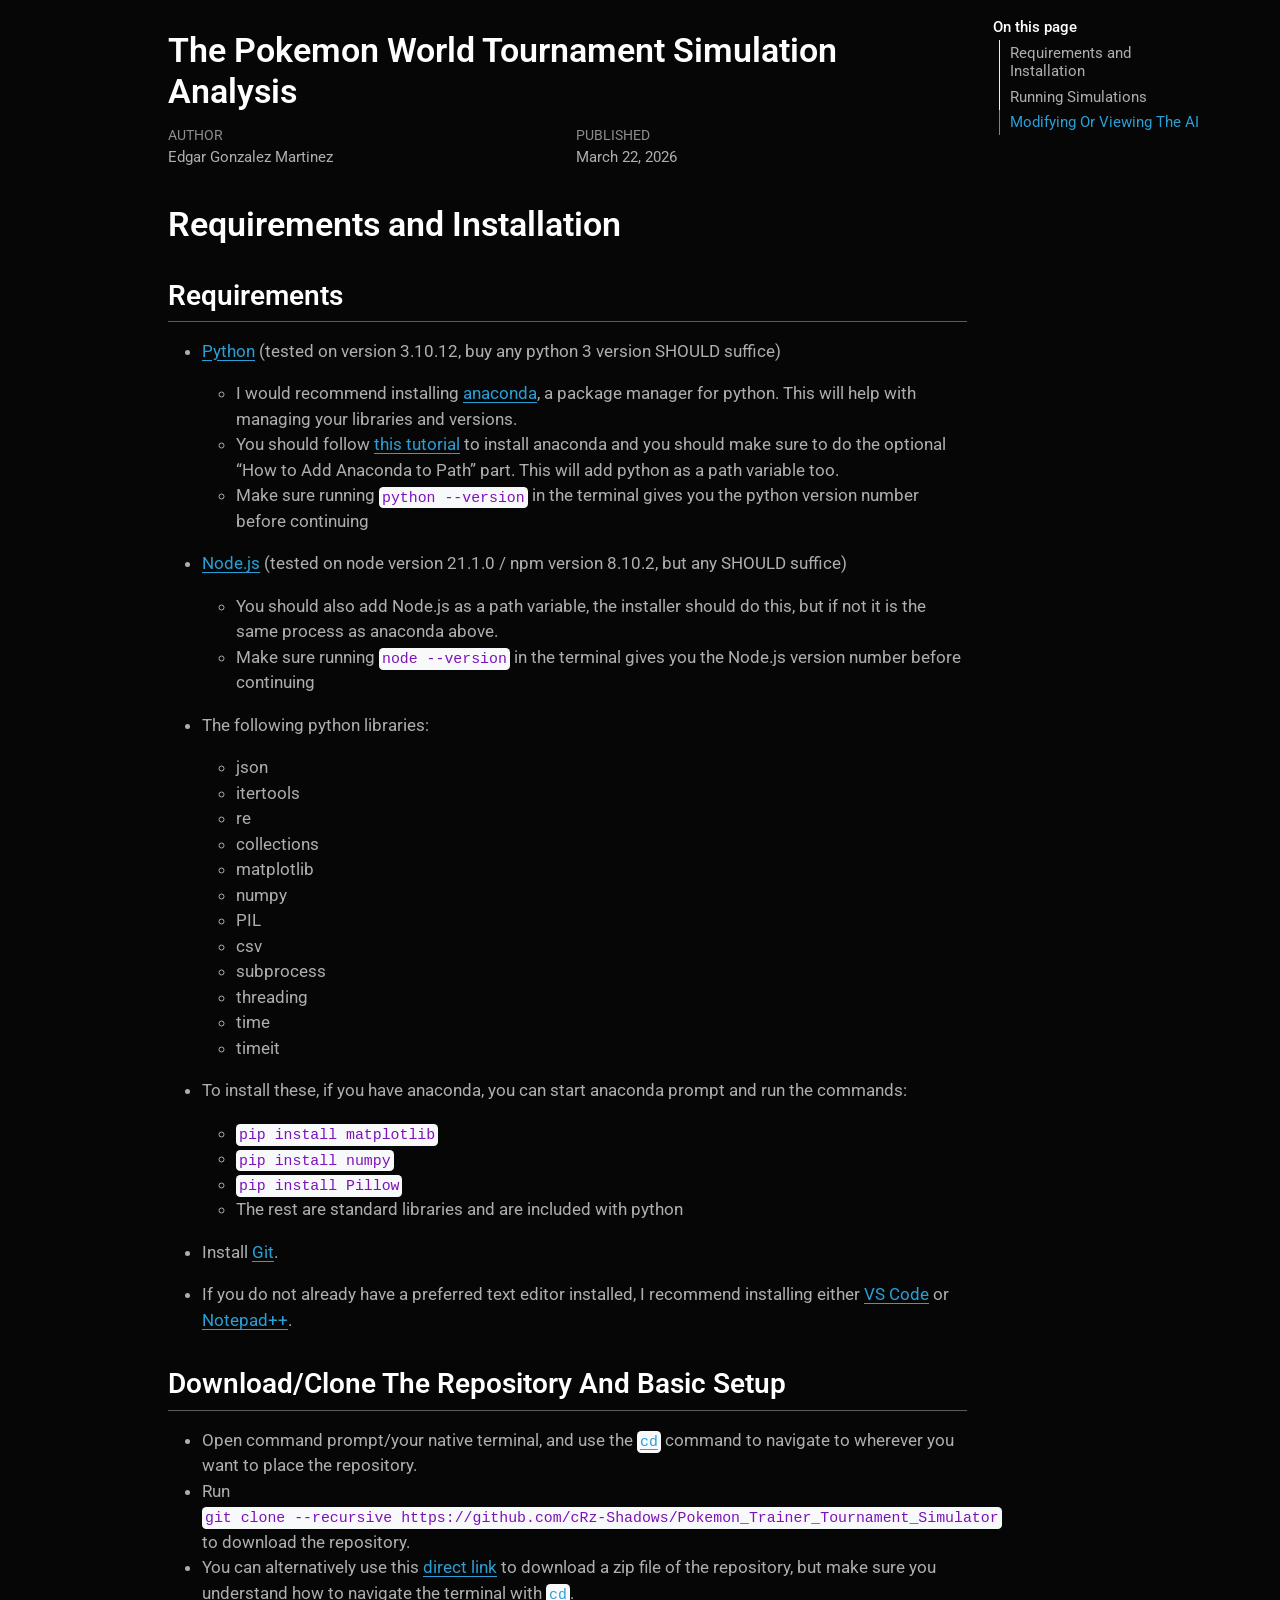
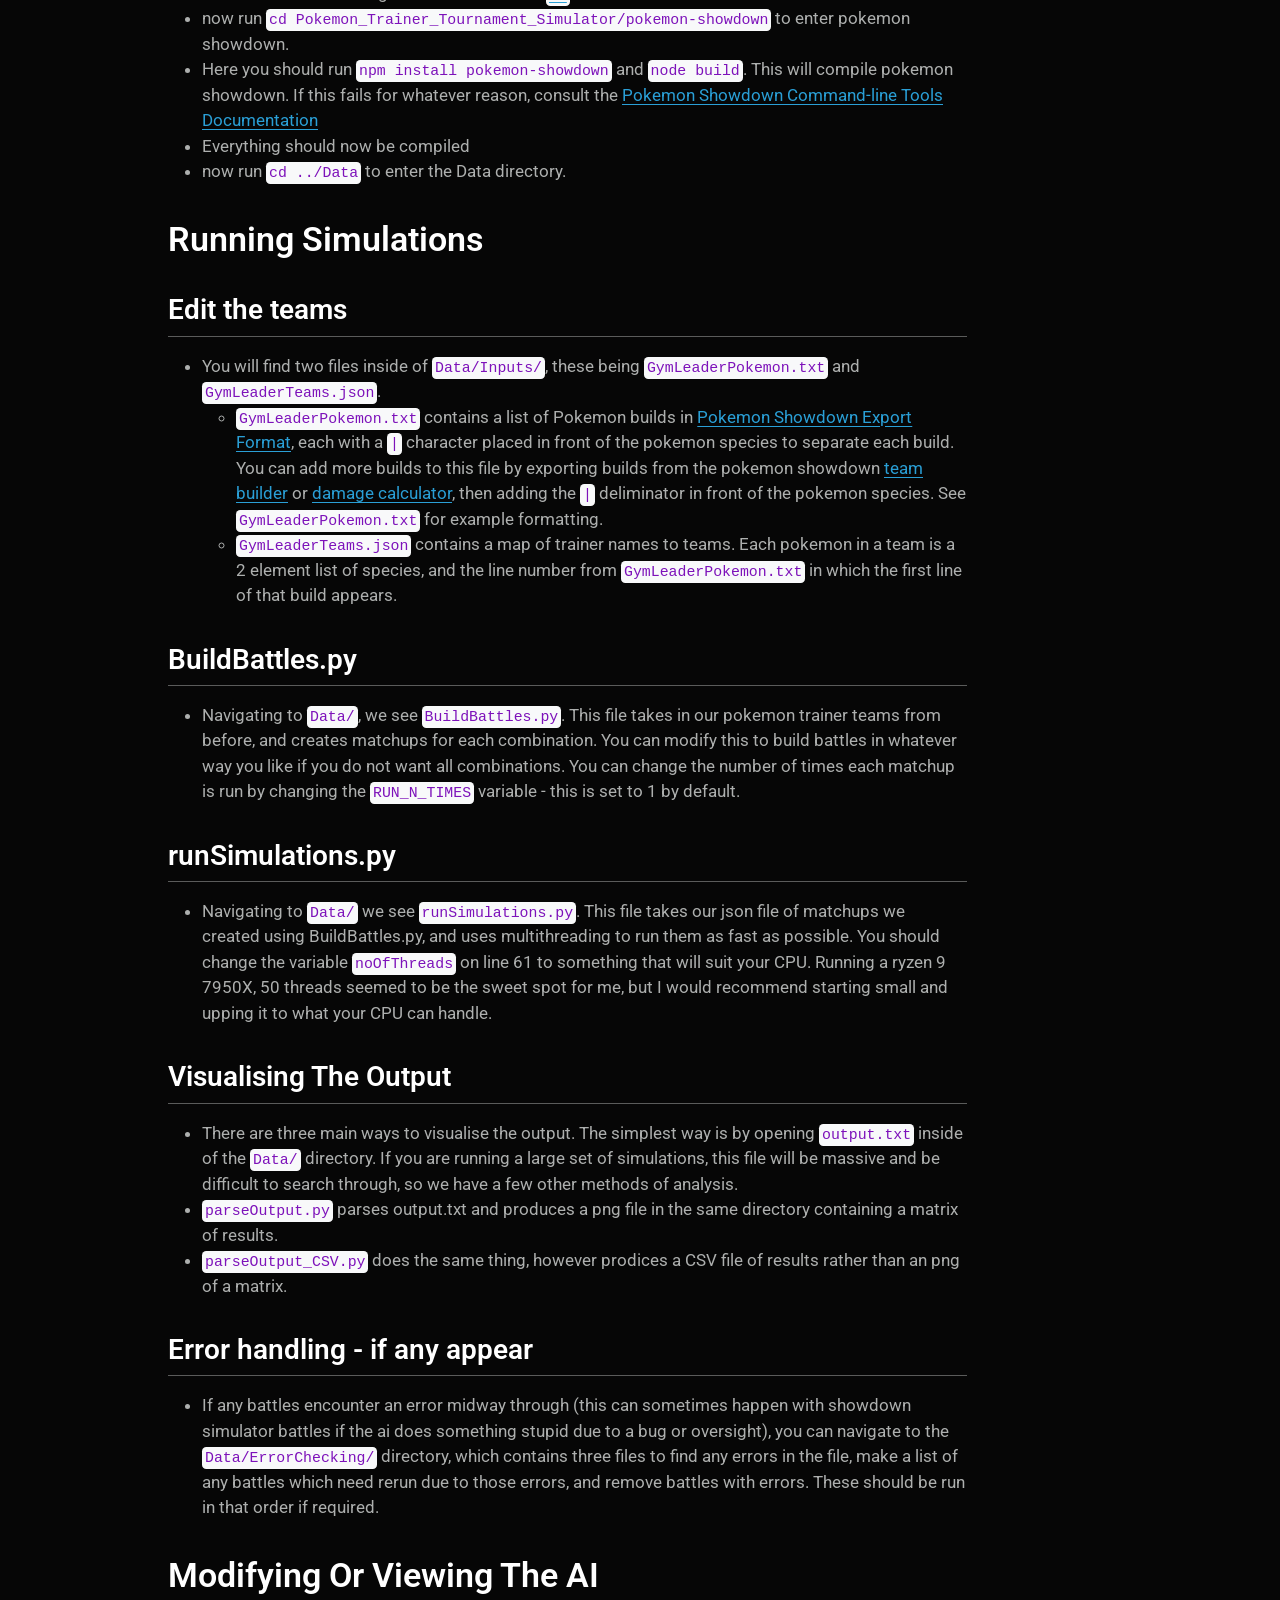
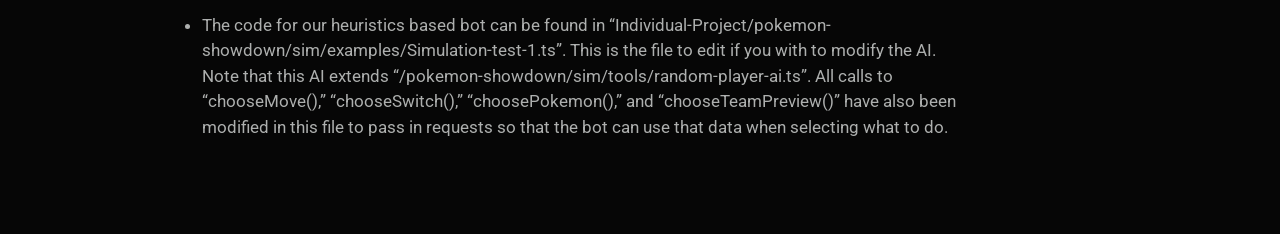
<file: docs/manual.html>
<!DOCTYPE html>
<html xmlns="http://www.w3.org/1999/xhtml" lang="en" xml:lang="en"><head>

<meta charset="utf-8">
<meta name="generator" content="quarto-1.4.550">

<meta name="viewport" content="width=device-width, initial-scale=1.0, user-scalable=yes">

<meta name="author" content="Edgar Gonzalez Martinez">
<meta name="dcterms.date" content="2026-03-22">

<title>The Pokemon World Tournament Simulation Analysis</title>
<style>
code{white-space: pre-wrap;}
span.smallcaps{font-variant: small-caps;}
div.columns{display: flex; gap: min(4vw, 1.5em);}
div.column{flex: auto; overflow-x: auto;}
div.hanging-indent{margin-left: 1.5em; text-indent: -1.5em;}
ul.task-list{list-style: none;}
ul.task-list li input[type="checkbox"] {
  width: 0.8em;
  margin: 0 0.8em 0.2em -1em; /* quarto-specific, see https://github.com/quarto-dev/quarto-cli/issues/4556 */ 
  vertical-align: middle;
}
</style>


<script src="site_libs/quarto-nav/quarto-nav.js"></script>
<script src="site_libs/clipboard/clipboard.min.js"></script>
<script src="site_libs/quarto-search/autocomplete.umd.js"></script>
<script src="site_libs/quarto-search/fuse.min.js"></script>
<script src="site_libs/quarto-search/quarto-search.js"></script>
<meta name="quarto:offset" content="./">
<script src="site_libs/quarto-html/quarto.js"></script>
<script src="site_libs/quarto-html/popper.min.js"></script>
<script src="site_libs/quarto-html/tippy.umd.min.js"></script>
<script src="site_libs/quarto-html/anchor.min.js"></script>
<link href="site_libs/quarto-html/tippy.css" rel="stylesheet">
<link href="site_libs/quarto-html/quarto-syntax-highlighting-dark.css" rel="stylesheet" id="quarto-text-highlighting-styles">
<script src="site_libs/bootstrap/bootstrap.min.js"></script>
<link href="site_libs/bootstrap/bootstrap-icons.css" rel="stylesheet">
<link href="site_libs/bootstrap/bootstrap.min.css" rel="stylesheet" id="quarto-bootstrap" data-mode="dark">
<script id="quarto-search-options" type="application/json">{
  "location": "sidebar",
  "copy-button": false,
  "collapse-after": 3,
  "panel-placement": "start",
  "type": "textbox",
  "limit": 50,
  "keyboard-shortcut": [
    "f",
    "/",
    "s"
  ],
  "show-item-context": false,
  "language": {
    "search-no-results-text": "No results",
    "search-matching-documents-text": "matching documents",
    "search-copy-link-title": "Copy link to search",
    "search-hide-matches-text": "Hide additional matches",
    "search-more-match-text": "more match in this document",
    "search-more-matches-text": "more matches in this document",
    "search-clear-button-title": "Clear",
    "search-text-placeholder": "",
    "search-detached-cancel-button-title": "Cancel",
    "search-submit-button-title": "Submit",
    "search-label": "Search"
  }
}</script>


</head>

<body>

<div id="quarto-search-results"></div>
<!-- content -->
<div id="quarto-content" class="quarto-container page-columns page-rows-contents page-layout-article">
<!-- sidebar -->
<!-- margin-sidebar -->
    <div id="quarto-margin-sidebar" class="sidebar margin-sidebar">
        <nav id="TOC" role="doc-toc" class="toc-active">
    <h2 id="toc-title">On this page</h2>
   
  <ul>
  <li><a href="#requirements-and-installation" id="toc-requirements-and-installation" class="nav-link active" data-scroll-target="#requirements-and-installation">Requirements and Installation</a>
  <ul class="collapse">
  <li><a href="#requirements" id="toc-requirements" class="nav-link" data-scroll-target="#requirements">Requirements</a></li>
  <li><a href="#downloadclone-the-repository-and-basic-setup" id="toc-downloadclone-the-repository-and-basic-setup" class="nav-link" data-scroll-target="#downloadclone-the-repository-and-basic-setup">Download/Clone The Repository And Basic Setup</a></li>
  </ul></li>
  <li><a href="#running-simulations" id="toc-running-simulations" class="nav-link" data-scroll-target="#running-simulations">Running Simulations</a>
  <ul class="collapse">
  <li><a href="#edit-the-teams" id="toc-edit-the-teams" class="nav-link" data-scroll-target="#edit-the-teams">Edit the teams</a></li>
  <li><a href="#buildbattles.py" id="toc-buildbattles.py" class="nav-link" data-scroll-target="#buildbattles.py">BuildBattles.py</a></li>
  <li><a href="#runsimulations.py" id="toc-runsimulations.py" class="nav-link" data-scroll-target="#runsimulations.py">runSimulations.py</a></li>
  <li><a href="#visualising-the-output" id="toc-visualising-the-output" class="nav-link" data-scroll-target="#visualising-the-output">Visualising The Output</a></li>
  <li><a href="#error-handling---if-any-appear" id="toc-error-handling---if-any-appear" class="nav-link" data-scroll-target="#error-handling---if-any-appear">Error handling - if any appear</a></li>
  </ul></li>
  <li><a href="#modifying-or-viewing-the-ai" id="toc-modifying-or-viewing-the-ai" class="nav-link" data-scroll-target="#modifying-or-viewing-the-ai">Modifying Or Viewing The AI</a></li>
  </ul>
</nav>
    </div>
<!-- main -->
<main class="content" id="quarto-document-content">

<header id="title-block-header" class="quarto-title-block default">
<div class="quarto-title">
<h1 class="title">The Pokemon World Tournament Simulation Analysis</h1>
</div>



<div class="quarto-title-meta">

    <div>
    <div class="quarto-title-meta-heading">Author</div>
    <div class="quarto-title-meta-contents">
             <p>Edgar Gonzalez Martinez </p>
          </div>
  </div>
    
    <div>
    <div class="quarto-title-meta-heading">Published</div>
    <div class="quarto-title-meta-contents">
      <p class="date">March 22, 2026</p>
    </div>
  </div>
  
    
  </div>
  


</header>


<section id="requirements-and-installation" class="level1">
<h1>Requirements and Installation</h1>
<section id="requirements" class="level2">
<h2 class="anchored" data-anchor-id="requirements">Requirements</h2>
<ul>
<li><p><a href="https://www.python.org/downloads/">Python</a> (tested on version 3.10.12, buy any python 3 version SHOULD suffice)</p>
<ul>
<li>I would recommend installing <a href="https://docs.anaconda.com/free/anaconda/install/windows/">anaconda</a>, a package manager for python. This will help with managing your libraries and versions.</li>
<li>You should follow <a href="https://www.datacamp.com/tutorial/installing-anaconda-windows">this tutorial</a> to install anaconda and you should make sure to do the optional “How to Add Anaconda to Path” part. This will add python as a path variable too.</li>
<li>Make sure running <code>python --version</code> in the terminal gives you the python version number before continuing</li>
</ul></li>
<li><p><a href="https://nodejs.org/en/download">Node.js</a> (tested on node version 21.1.0 / npm version 8.10.2, but any SHOULD suffice)</p>
<ul>
<li>You should also add Node.js as a path variable, the installer should do this, but if not it is the same process as anaconda above.</li>
<li>Make sure running <code>node --version</code> in the terminal gives you the Node.js version number before continuing</li>
</ul></li>
<li><p>The following python libraries:</p>
<ul>
<li>json</li>
<li>itertools</li>
<li>re</li>
<li>collections</li>
<li>matplotlib</li>
<li>numpy</li>
<li>PIL</li>
<li>csv</li>
<li>subprocess</li>
<li>threading</li>
<li>time</li>
<li>timeit</li>
</ul></li>
<li><p>To install these, if you have anaconda, you can start anaconda prompt and run the commands:</p>
<ul>
<li><code>pip install matplotlib</code></li>
<li><code>pip install numpy</code></li>
<li><code>pip install Pillow</code></li>
<li>The rest are standard libraries and are included with python</li>
</ul></li>
<li><p>Install <a href="https://git-scm.com/downloads">Git</a>.</p></li>
<li><p>If you do not already have a preferred text editor installed, I recommend installing either <a href="https://code.visualstudio.com/download">VS Code</a> or <a href="https://notepad-plus-plus.org/downloads/">Notepad++</a>.</p></li>
</ul>
</section>
<section id="downloadclone-the-repository-and-basic-setup" class="level2">
<h2 class="anchored" data-anchor-id="downloadclone-the-repository-and-basic-setup">Download/Clone The Repository And Basic Setup</h2>
<ul>
<li>Open command prompt/your native terminal, and use the <a href="https://www.geeksforgeeks.org/cd-cmd-command/"><code>cd</code></a> command to navigate to wherever you want to place the repository.</li>
<li>Run <code>git clone --recursive https://github.com/cRz-Shadows/Pokemon_Trainer_Tournament_Simulator</code> to download the repository.</li>
<li>You can alternatively use this <a href="https://github.com/cRz-Shadows/Pokemon_Trainer_Tournament_Simulator/archive/refs/heads/main.zip">direct link</a> to download a zip file of the repository, but make sure you understand how to navigate the terminal with <a href="https://www.geeksforgeeks.org/cd-cmd-command/"><code>cd</code></a>.</li>
<li>now run <code>cd Pokemon_Trainer_Tournament_Simulator/pokemon-showdown</code> to enter pokemon showdown.</li>
<li>Here you should run <code>npm install pokemon-showdown</code> and <code>node build</code>. This will compile pokemon showdown. If this fails for whatever reason, consult the <a href="https://github.com/smogon/pokemon-showdown/blob/master/COMMANDLINE.md">Pokemon Showdown Command-line Tools Documentation</a></li>
<li>Everything should now be compiled</li>
<li>now run <code>cd ../Data</code> to enter the Data directory.</li>
</ul>
</section>
</section>
<section id="running-simulations" class="level1">
<h1>Running Simulations</h1>
<section id="edit-the-teams" class="level2">
<h2 class="anchored" data-anchor-id="edit-the-teams">Edit the teams</h2>
<ul>
<li>You will find two files inside of <code>Data/Inputs/</code>, these being <code>GymLeaderPokemon.txt</code> and <code>GymLeaderTeams.json</code>.
<ul>
<li><code>GymLeaderPokemon.txt</code> contains a list of Pokemon builds in <a href="https://github.com/smogon/pokemon-showdown/blob/master/sim/TEAMS.md">Pokemon Showdown Export Format</a>, each with a <code>|</code> character placed in front of the pokemon species to separate each build. You can add more builds to this file by exporting builds from the pokemon showdown <a href="https://play.pokemonshowdown.com/teambuilder">team builder</a> or <a href="https://calc.pokemonshowdown.com/">damage calculator</a>, then adding the <code>|</code> deliminator in front of the pokemon species. See <code>GymLeaderPokemon.txt</code> for example formatting.</li>
<li><code>GymLeaderTeams.json</code> contains a map of trainer names to teams. Each pokemon in a team is a 2 element list of species, and the line number from <code>GymLeaderPokemon.txt</code> in which the first line of that build appears.</li>
</ul></li>
</ul>
</section>
<section id="buildbattles.py" class="level2">
<h2 class="anchored" data-anchor-id="buildbattles.py">BuildBattles.py</h2>
<ul>
<li>Navigating to <code>Data/</code>, we see <code>BuildBattles.py</code>. This file takes in our pokemon trainer teams from before, and creates matchups for each combination. You can modify this to build battles in whatever way you like if you do not want all combinations. You can change the number of times each matchup is run by changing the <code>RUN_N_TIMES</code> variable - this is set to 1 by default.</li>
</ul>
</section>
<section id="runsimulations.py" class="level2">
<h2 class="anchored" data-anchor-id="runsimulations.py">runSimulations.py</h2>
<ul>
<li>Navigating to <code>Data/</code> we see <code>runSimulations.py</code>. This file takes our json file of matchups we created using BuildBattles.py, and uses multithreading to run them as fast as possible. You should change the variable <code>noOfThreads</code> on line 61 to something that will suit your CPU. Running a ryzen 9 7950X, 50 threads seemed to be the sweet spot for me, but I would recommend starting small and upping it to what your CPU can handle.</li>
</ul>
</section>
<section id="visualising-the-output" class="level2">
<h2 class="anchored" data-anchor-id="visualising-the-output">Visualising The Output</h2>
<ul>
<li>There are three main ways to visualise the output. The simplest way is by opening <code>output.txt</code> inside of the <code>Data/</code> directory. If you are running a large set of simulations, this file will be massive and be difficult to search through, so we have a few other methods of analysis.</li>
<li><code>parseOutput.py</code> parses output.txt and produces a png file in the same directory containing a matrix of results.</li>
<li><code>parseOutput_CSV.py</code> does the same thing, however prodices a CSV file of results rather than an png of a matrix.</li>
</ul>
</section>
<section id="error-handling---if-any-appear" class="level2">
<h2 class="anchored" data-anchor-id="error-handling---if-any-appear">Error handling - if any appear</h2>
<ul>
<li>If any battles encounter an error midway through (this can sometimes happen with showdown simulator battles if the ai does something stupid due to a bug or oversight), you can navigate to the <code>Data/ErrorChecking/</code> directory, which contains three files to find any errors in the file, make a list of any battles which need rerun due to those errors, and remove battles with errors. These should be run in that order if required.</li>
</ul>
</section>
</section>
<section id="modifying-or-viewing-the-ai" class="level1">
<h1>Modifying Or Viewing The AI</h1>
<ul>
<li>The code for our heuristics based bot can be found in “Individual-Project/pokemon-showdown/sim/examples/Simulation-test-1.ts”. This is the file to edit if you with to modify the AI. Note that this AI extends “/pokemon-showdown/sim/tools/random-player-ai.ts”. All calls to “chooseMove(),” “chooseSwitch(),” “choosePokemon(),” and “chooseTeamPreview()” have also been modified in this file to pass in requests so that the bot can use that data when selecting what to do.</li>
</ul>


</section>

</main> <!-- /main -->
<script id="quarto-html-after-body" type="application/javascript">
window.document.addEventListener("DOMContentLoaded", function (event) {
  const toggleBodyColorMode = (bsSheetEl) => {
    const mode = bsSheetEl.getAttribute("data-mode");
    const bodyEl = window.document.querySelector("body");
    if (mode === "dark") {
      bodyEl.classList.add("quarto-dark");
      bodyEl.classList.remove("quarto-light");
    } else {
      bodyEl.classList.add("quarto-light");
      bodyEl.classList.remove("quarto-dark");
    }
  }
  const toggleBodyColorPrimary = () => {
    const bsSheetEl = window.document.querySelector("link#quarto-bootstrap");
    if (bsSheetEl) {
      toggleBodyColorMode(bsSheetEl);
    }
  }
  toggleBodyColorPrimary();  
  const icon = "";
  const anchorJS = new window.AnchorJS();
  anchorJS.options = {
    placement: 'right',
    icon: icon
  };
  anchorJS.add('.anchored');
  const isCodeAnnotation = (el) => {
    for (const clz of el.classList) {
      if (clz.startsWith('code-annotation-')) {                     
        return true;
      }
    }
    return false;
  }
  const clipboard = new window.ClipboardJS('.code-copy-button', {
    text: function(trigger) {
      const codeEl = trigger.previousElementSibling.cloneNode(true);
      for (const childEl of codeEl.children) {
        if (isCodeAnnotation(childEl)) {
          childEl.remove();
        }
      }
      return codeEl.innerText;
    }
  });
  clipboard.on('success', function(e) {
    // button target
    const button = e.trigger;
    // don't keep focus
    button.blur();
    // flash "checked"
    button.classList.add('code-copy-button-checked');
    var currentTitle = button.getAttribute("title");
    button.setAttribute("title", "Copied!");
    let tooltip;
    if (window.bootstrap) {
      button.setAttribute("data-bs-toggle", "tooltip");
      button.setAttribute("data-bs-placement", "left");
      button.setAttribute("data-bs-title", "Copied!");
      tooltip = new bootstrap.Tooltip(button, 
        { trigger: "manual", 
          customClass: "code-copy-button-tooltip",
          offset: [0, -8]});
      tooltip.show();    
    }
    setTimeout(function() {
      if (tooltip) {
        tooltip.hide();
        button.removeAttribute("data-bs-title");
        button.removeAttribute("data-bs-toggle");
        button.removeAttribute("data-bs-placement");
      }
      button.setAttribute("title", currentTitle);
      button.classList.remove('code-copy-button-checked');
    }, 1000);
    // clear code selection
    e.clearSelection();
  });
  function tippyHover(el, contentFn, onTriggerFn, onUntriggerFn) {
    const config = {
      allowHTML: true,
      maxWidth: 500,
      delay: 100,
      arrow: false,
      appendTo: function(el) {
          return el.parentElement;
      },
      interactive: true,
      interactiveBorder: 10,
      theme: 'quarto',
      placement: 'bottom-start',
    };
    if (contentFn) {
      config.content = contentFn;
    }
    if (onTriggerFn) {
      config.onTrigger = onTriggerFn;
    }
    if (onUntriggerFn) {
      config.onUntrigger = onUntriggerFn;
    }
    window.tippy(el, config); 
  }
  const noterefs = window.document.querySelectorAll('a[role="doc-noteref"]');
  for (var i=0; i<noterefs.length; i++) {
    const ref = noterefs[i];
    tippyHover(ref, function() {
      // use id or data attribute instead here
      let href = ref.getAttribute('data-footnote-href') || ref.getAttribute('href');
      try { href = new URL(href).hash; } catch {}
      const id = href.replace(/^#\/?/, "");
      const note = window.document.getElementById(id);
      return note.innerHTML;
    });
  }
  const xrefs = window.document.querySelectorAll('a.quarto-xref');
  const processXRef = (id, note) => {
    // Strip column container classes
    const stripColumnClz = (el) => {
      el.classList.remove("page-full", "page-columns");
      if (el.children) {
        for (const child of el.children) {
          stripColumnClz(child);
        }
      }
    }
    stripColumnClz(note)
    if (id === null || id.startsWith('sec-')) {
      // Special case sections, only their first couple elements
      const container = document.createElement("div");
      if (note.children && note.children.length > 2) {
        container.appendChild(note.children[0].cloneNode(true));
        for (let i = 1; i < note.children.length; i++) {
          const child = note.children[i];
          if (child.tagName === "P" && child.innerText === "") {
            continue;
          } else {
            container.appendChild(child.cloneNode(true));
            break;
          }
        }
        if (window.Quarto?.typesetMath) {
          window.Quarto.typesetMath(container);
        }
        return container.innerHTML
      } else {
        if (window.Quarto?.typesetMath) {
          window.Quarto.typesetMath(note);
        }
        return note.innerHTML;
      }
    } else {
      // Remove any anchor links if they are present
      const anchorLink = note.querySelector('a.anchorjs-link');
      if (anchorLink) {
        anchorLink.remove();
      }
      if (window.Quarto?.typesetMath) {
        window.Quarto.typesetMath(note);
      }
      // TODO in 1.5, we should make sure this works without a callout special case
      if (note.classList.contains("callout")) {
        return note.outerHTML;
      } else {
        return note.innerHTML;
      }
    }
  }
  for (var i=0; i<xrefs.length; i++) {
    const xref = xrefs[i];
    tippyHover(xref, undefined, function(instance) {
      instance.disable();
      let url = xref.getAttribute('href');
      let hash = undefined; 
      if (url.startsWith('#')) {
        hash = url;
      } else {
        try { hash = new URL(url).hash; } catch {}
      }
      if (hash) {
        const id = hash.replace(/^#\/?/, "");
        const note = window.document.getElementById(id);
        if (note !== null) {
          try {
            const html = processXRef(id, note.cloneNode(true));
            instance.setContent(html);
          } finally {
            instance.enable();
            instance.show();
          }
        } else {
          // See if we can fetch this
          fetch(url.split('#')[0])
          .then(res => res.text())
          .then(html => {
            const parser = new DOMParser();
            const htmlDoc = parser.parseFromString(html, "text/html");
            const note = htmlDoc.getElementById(id);
            if (note !== null) {
              const html = processXRef(id, note);
              instance.setContent(html);
            } 
          }).finally(() => {
            instance.enable();
            instance.show();
          });
        }
      } else {
        // See if we can fetch a full url (with no hash to target)
        // This is a special case and we should probably do some content thinning / targeting
        fetch(url)
        .then(res => res.text())
        .then(html => {
          const parser = new DOMParser();
          const htmlDoc = parser.parseFromString(html, "text/html");
          const note = htmlDoc.querySelector('main.content');
          if (note !== null) {
            // This should only happen for chapter cross references
            // (since there is no id in the URL)
            // remove the first header
            if (note.children.length > 0 && note.children[0].tagName === "HEADER") {
              note.children[0].remove();
            }
            const html = processXRef(null, note);
            instance.setContent(html);
          } 
        }).finally(() => {
          instance.enable();
          instance.show();
        });
      }
    }, function(instance) {
    });
  }
      let selectedAnnoteEl;
      const selectorForAnnotation = ( cell, annotation) => {
        let cellAttr = 'data-code-cell="' + cell + '"';
        let lineAttr = 'data-code-annotation="' +  annotation + '"';
        const selector = 'span[' + cellAttr + '][' + lineAttr + ']';
        return selector;
      }
      const selectCodeLines = (annoteEl) => {
        const doc = window.document;
        const targetCell = annoteEl.getAttribute("data-target-cell");
        const targetAnnotation = annoteEl.getAttribute("data-target-annotation");
        const annoteSpan = window.document.querySelector(selectorForAnnotation(targetCell, targetAnnotation));
        const lines = annoteSpan.getAttribute("data-code-lines").split(",");
        const lineIds = lines.map((line) => {
          return targetCell + "-" + line;
        })
        let top = null;
        let height = null;
        let parent = null;
        if (lineIds.length > 0) {
            //compute the position of the single el (top and bottom and make a div)
            const el = window.document.getElementById(lineIds[0]);
            top = el.offsetTop;
            height = el.offsetHeight;
            parent = el.parentElement.parentElement;
          if (lineIds.length > 1) {
            const lastEl = window.document.getElementById(lineIds[lineIds.length - 1]);
            const bottom = lastEl.offsetTop + lastEl.offsetHeight;
            height = bottom - top;
          }
          if (top !== null && height !== null && parent !== null) {
            // cook up a div (if necessary) and position it 
            let div = window.document.getElementById("code-annotation-line-highlight");
            if (div === null) {
              div = window.document.createElement("div");
              div.setAttribute("id", "code-annotation-line-highlight");
              div.style.position = 'absolute';
              parent.appendChild(div);
            }
            div.style.top = top - 2 + "px";
            div.style.height = height + 4 + "px";
            div.style.left = 0;
            let gutterDiv = window.document.getElementById("code-annotation-line-highlight-gutter");
            if (gutterDiv === null) {
              gutterDiv = window.document.createElement("div");
              gutterDiv.setAttribute("id", "code-annotation-line-highlight-gutter");
              gutterDiv.style.position = 'absolute';
              const codeCell = window.document.getElementById(targetCell);
              const gutter = codeCell.querySelector('.code-annotation-gutter');
              gutter.appendChild(gutterDiv);
            }
            gutterDiv.style.top = top - 2 + "px";
            gutterDiv.style.height = height + 4 + "px";
          }
          selectedAnnoteEl = annoteEl;
        }
      };
      const unselectCodeLines = () => {
        const elementsIds = ["code-annotation-line-highlight", "code-annotation-line-highlight-gutter"];
        elementsIds.forEach((elId) => {
          const div = window.document.getElementById(elId);
          if (div) {
            div.remove();
          }
        });
        selectedAnnoteEl = undefined;
      };
        // Handle positioning of the toggle
    window.addEventListener(
      "resize",
      throttle(() => {
        elRect = undefined;
        if (selectedAnnoteEl) {
          selectCodeLines(selectedAnnoteEl);
        }
      }, 10)
    );
    function throttle(fn, ms) {
    let throttle = false;
    let timer;
      return (...args) => {
        if(!throttle) { // first call gets through
            fn.apply(this, args);
            throttle = true;
        } else { // all the others get throttled
            if(timer) clearTimeout(timer); // cancel #2
            timer = setTimeout(() => {
              fn.apply(this, args);
              timer = throttle = false;
            }, ms);
        }
      };
    }
      // Attach click handler to the DT
      const annoteDls = window.document.querySelectorAll('dt[data-target-cell]');
      for (const annoteDlNode of annoteDls) {
        annoteDlNode.addEventListener('click', (event) => {
          const clickedEl = event.target;
          if (clickedEl !== selectedAnnoteEl) {
            unselectCodeLines();
            const activeEl = window.document.querySelector('dt[data-target-cell].code-annotation-active');
            if (activeEl) {
              activeEl.classList.remove('code-annotation-active');
            }
            selectCodeLines(clickedEl);
            clickedEl.classList.add('code-annotation-active');
          } else {
            // Unselect the line
            unselectCodeLines();
            clickedEl.classList.remove('code-annotation-active');
          }
        });
      }
  const findCites = (el) => {
    const parentEl = el.parentElement;
    if (parentEl) {
      const cites = parentEl.dataset.cites;
      if (cites) {
        return {
          el,
          cites: cites.split(' ')
        };
      } else {
        return findCites(el.parentElement)
      }
    } else {
      return undefined;
    }
  };
  var bibliorefs = window.document.querySelectorAll('a[role="doc-biblioref"]');
  for (var i=0; i<bibliorefs.length; i++) {
    const ref = bibliorefs[i];
    const citeInfo = findCites(ref);
    if (citeInfo) {
      tippyHover(citeInfo.el, function() {
        var popup = window.document.createElement('div');
        citeInfo.cites.forEach(function(cite) {
          var citeDiv = window.document.createElement('div');
          citeDiv.classList.add('hanging-indent');
          citeDiv.classList.add('csl-entry');
          var biblioDiv = window.document.getElementById('ref-' + cite);
          if (biblioDiv) {
            citeDiv.innerHTML = biblioDiv.innerHTML;
          }
          popup.appendChild(citeDiv);
        });
        return popup.innerHTML;
      });
    }
  }
});
</script>
</div> <!-- /content -->




</body></html>
</file>
<file: docs/site_libs/quarto-html/tippy.css>
.tippy-box[data-animation=fade][data-state=hidden]{opacity:0}[data-tippy-root]{max-width:calc(100vw - 10px)}.tippy-box{position:relative;background-color:#333;color:#fff;border-radius:4px;font-size:14px;line-height:1.4;white-space:normal;outline:0;transition-property:transform,visibility,opacity}.tippy-box[data-placement^=top]>.tippy-arrow{bottom:0}.tippy-box[data-placement^=top]>.tippy-arrow:before{bottom:-7px;left:0;border-width:8px 8px 0;border-top-color:initial;transform-origin:center top}.tippy-box[data-placement^=bottom]>.tippy-arrow{top:0}.tippy-box[data-placement^=bottom]>.tippy-arrow:before{top:-7px;left:0;border-width:0 8px 8px;border-bottom-color:initial;transform-origin:center bottom}.tippy-box[data-placement^=left]>.tippy-arrow{right:0}.tippy-box[data-placement^=left]>.tippy-arrow:before{border-width:8px 0 8px 8px;border-left-color:initial;right:-7px;transform-origin:center left}.tippy-box[data-placement^=right]>.tippy-arrow{left:0}.tippy-box[data-placement^=right]>.tippy-arrow:before{left:-7px;border-width:8px 8px 8px 0;border-right-color:initial;transform-origin:center right}.tippy-box[data-inertia][data-state=visible]{transition-timing-function:cubic-bezier(.54,1.5,.38,1.11)}.tippy-arrow{width:16px;height:16px;color:#333}.tippy-arrow:before{content:"";position:absolute;border-color:transparent;border-style:solid}.tippy-content{position:relative;padding:5px 9px;z-index:1}
</file>
<file: docs/site_libs/quarto-html/quarto-syntax-highlighting-dark.css>
/* quarto syntax highlight colors */
:root {
  --quarto-hl-al-color: #f07178;
  --quarto-hl-an-color: #d4d0ab;
  --quarto-hl-at-color: #00e0e0;
  --quarto-hl-bn-color: #d4d0ab;
  --quarto-hl-bu-color: #abe338;
  --quarto-hl-ch-color: #abe338;
  --quarto-hl-co-color: #f8f8f2;
  --quarto-hl-cv-color: #ffd700;
  --quarto-hl-cn-color: #ffd700;
  --quarto-hl-cf-color: #ffa07a;
  --quarto-hl-dt-color: #ffa07a;
  --quarto-hl-dv-color: #d4d0ab;
  --quarto-hl-do-color: #f8f8f2;
  --quarto-hl-er-color: #f07178;
  --quarto-hl-ex-color: #00e0e0;
  --quarto-hl-fl-color: #d4d0ab;
  --quarto-hl-fu-color: #ffa07a;
  --quarto-hl-im-color: #abe338;
  --quarto-hl-in-color: #d4d0ab;
  --quarto-hl-kw-color: #ffa07a;
  --quarto-hl-op-color: #ffa07a;
  --quarto-hl-ot-color: #00e0e0;
  --quarto-hl-pp-color: #dcc6e0;
  --quarto-hl-re-color: #00e0e0;
  --quarto-hl-sc-color: #abe338;
  --quarto-hl-ss-color: #abe338;
  --quarto-hl-st-color: #abe338;
  --quarto-hl-va-color: #00e0e0;
  --quarto-hl-vs-color: #abe338;
  --quarto-hl-wa-color: #dcc6e0;
}

/* other quarto variables */
:root {
  --quarto-font-monospace: SFMono-Regular, Menlo, Monaco, Consolas, "Liberation Mono", "Courier New", monospace;
}

code span.al {
  background-color: #2a0f15;
  font-weight: bold;
  color: #f07178;
}

code span.an {
  color: #d4d0ab;
}

code span.at {
  color: #00e0e0;
}

code span.bn {
  color: #d4d0ab;
}

code span.bu {
  color: #abe338;
}

code span.ch {
  color: #abe338;
}

code span.co {
  font-style: italic;
  color: #f8f8f2;
}

code span.cv {
  color: #ffd700;
}

code span.cn {
  color: #ffd700;
}

code span.cf {
  font-weight: bold;
  color: #ffa07a;
}

code span.dt {
  color: #ffa07a;
}

code span.dv {
  color: #d4d0ab;
}

code span.do {
  color: #f8f8f2;
}

code span.er {
  color: #f07178;
  text-decoration: underline;
}

code span.ex {
  font-weight: bold;
  color: #00e0e0;
}

code span.fl {
  color: #d4d0ab;
}

code span.fu {
  color: #ffa07a;
}

code span.im {
  color: #abe338;
}

code span.in {
  color: #d4d0ab;
}

code span.kw {
  font-weight: bold;
  color: #ffa07a;
}

pre > code.sourceCode > span {
  color: #f8f8f2;
}

code span {
  color: #f8f8f2;
}

code.sourceCode > span {
  color: #f8f8f2;
}

div.sourceCode,
div.sourceCode pre.sourceCode {
  color: #f8f8f2;
}

code span.op {
  color: #ffa07a;
}

code span.ot {
  color: #00e0e0;
}

code span.pp {
  color: #dcc6e0;
}

code span.re {
  background-color: #f8f8f2;
  color: #00e0e0;
}

code span.sc {
  color: #abe338;
}

code span.ss {
  color: #abe338;
}

code span.st {
  color: #abe338;
}

code span.va {
  color: #00e0e0;
}

code span.vs {
  color: #abe338;
}

code span.wa {
  color: #dcc6e0;
}

.prevent-inlining {
  content: "</";
}

/*# sourceMappingURL=935a306eefa94366c21e1a970dddb765.css.map */
</file>
